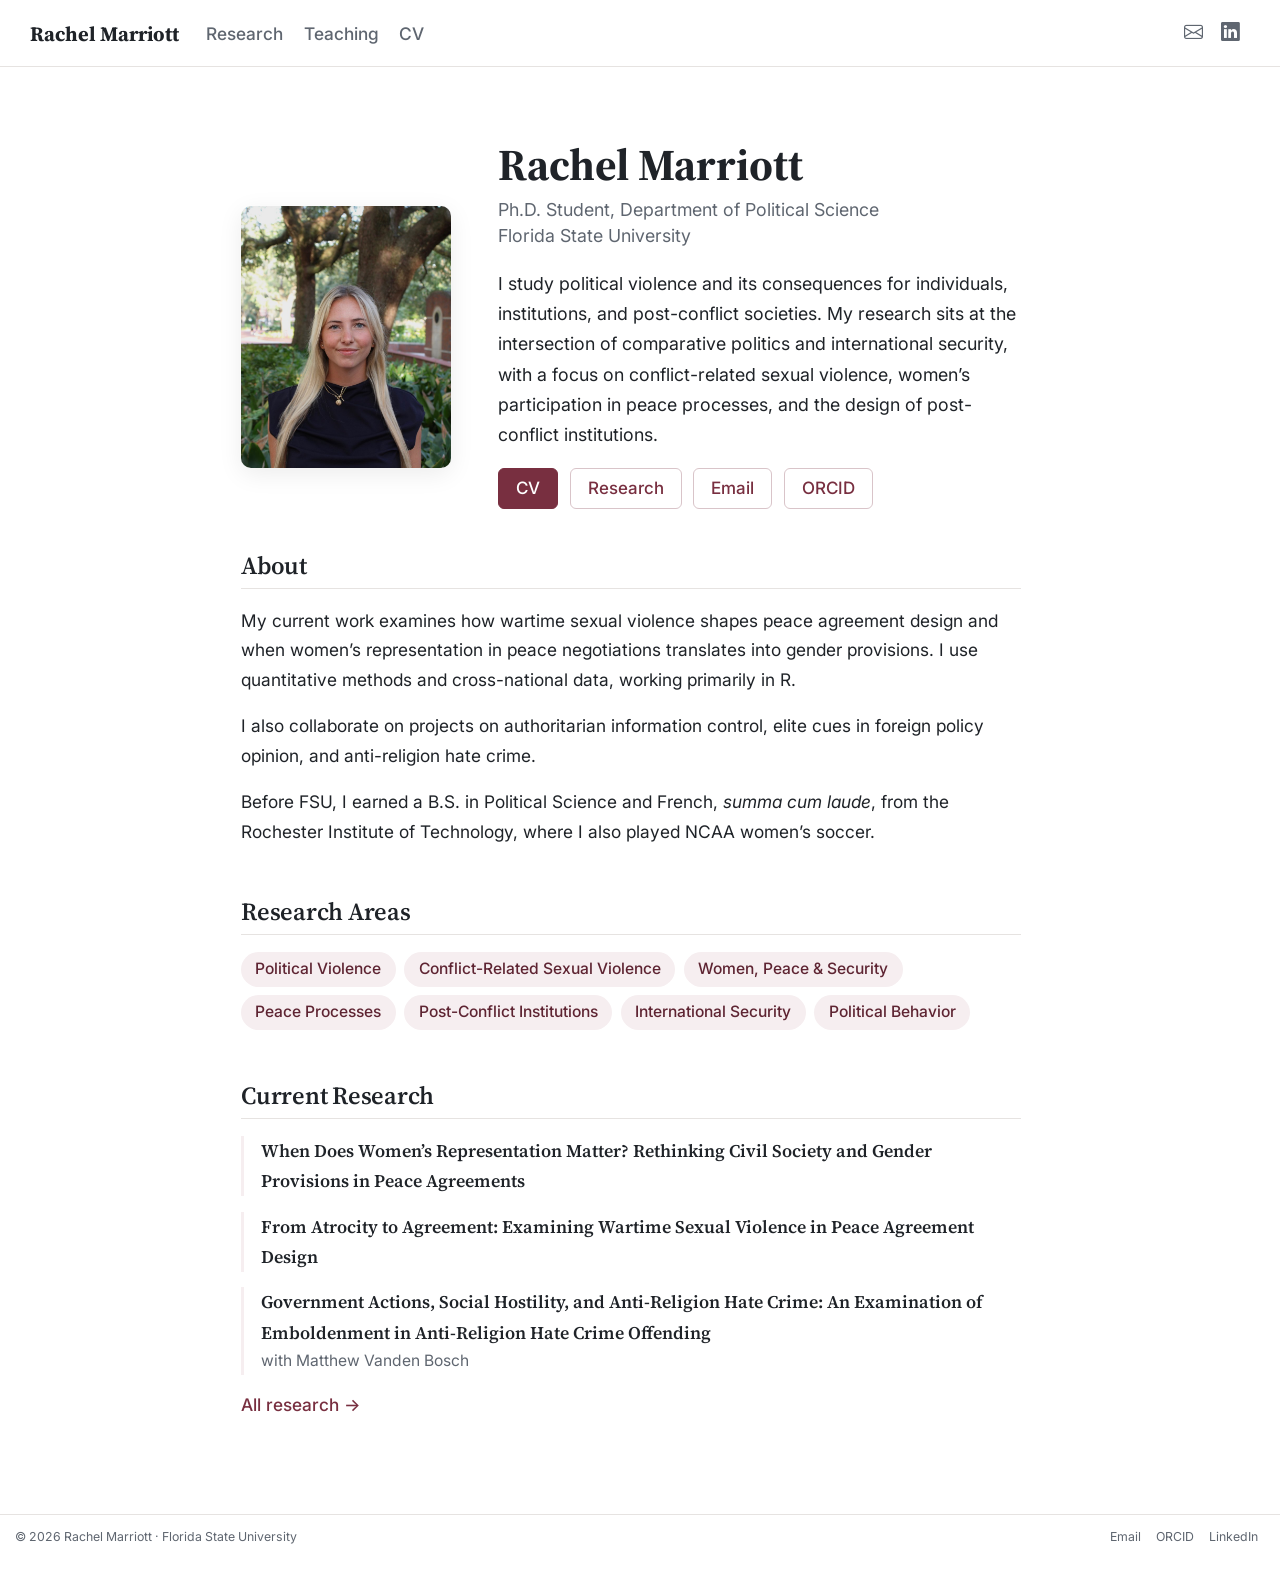
<file: docs/index.html>
<!DOCTYPE html>
<html xmlns="http://www.w3.org/1999/xhtml" lang="en" xml:lang="en"><head>

<meta charset="utf-8">
<meta name="generator" content="quarto-1.11.9">

<meta name="viewport" content="width=device-width, initial-scale=1.0, user-scalable=yes">


<title>Rachel Marriott · Political Science, Florida State University – Rachel Marriott</title>
<style>
/* Default styles provided by pandoc.
** See https://pandoc.org/MANUAL.html#variables-for-html for config info.
*/
span.smallcaps{font-variant: small-caps;}
div.columns{display: flex; gap: 1.5em;}
div.column{flex: auto;}
@media screen {
div.columns{gap: min(4vw, 1.5em);}
div.column{overflow-x: auto;}
}
div.hanging-indent{margin-left: 1.5em; text-indent: -1.5em;}
ul.task-list{list-style: none;}
ul.task-list li input[type="checkbox"] {
  width: 0.8em;
  margin: 0 0.8em 0.2em -1em; /* quarto-specific, see https://github.com/quarto-dev/quarto-cli/issues/4556 */ 
  vertical-align: middle;
}
</style>


<script src="site_libs/quarto-nav/quarto-nav.js"></script>
<script src="site_libs/quarto-nav/headroom.min.js"></script>
<link href="./favicon.svg" rel="icon" type="image/svg+xml">
<script src="site_libs/clipboard/clipboard.min.js"></script>
<script src="site_libs/quarto-html/quarto.js" type="module"></script>
<script src="site_libs/quarto-html/tabsets/tabsets.js" type="module"></script>
<script src="site_libs/quarto-html/scrollable-regions/scrollable-regions.js" type="module"></script>
<script src="site_libs/quarto-html/popper.min.js"></script>
<script src="site_libs/quarto-html/tippy.umd.min.js"></script>
<script src="site_libs/quarto-html/anchor.min.js"></script>
<link href="site_libs/quarto-html/tippy.css" rel="stylesheet">
<link href="site_libs/quarto-html/quarto-syntax-highlighting-63b5708e65d6cd79cd7618c58d0c21e7.css" rel="stylesheet" id="quarto-text-highlighting-styles">
<script src="site_libs/bootstrap/bootstrap.min.js"></script>
<link href="site_libs/bootstrap/bootstrap-icons.css" rel="stylesheet">
<link href="site_libs/bootstrap/bootstrap-f89d68873f5cbb4ab34755326dc556c0.min.css" rel="stylesheet" append-hash="true" id="quarto-bootstrap" data-mode="light">
<script id="quarto-search-options" type="application/json">{
  "language": {
    "search-no-results-text": "No results",
    "search-matching-documents-text": "matching documents",
    "search-copy-link-title": "Copy link to search",
    "search-hide-matches-text": "Hide additional matches",
    "search-more-match-text": "more match in this document",
    "search-more-matches-text": "more matches in this document",
    "search-clear-button-title": "Clear",
    "search-text-placeholder": "",
    "search-detached-cancel-button-title": "Cancel",
    "search-submit-button-title": "Submit",
    "search-label": "Search"
  }
}</script>
<style>html{ scroll-behavior: smooth; }</style>


<link rel="stylesheet" href="styles.css">
<meta property="og:title" content="Rachel Marriott · Political Science, Florida State University">
<meta property="og:description" content="Ph.D.&nbsp;student in Political Science at Florida State University studying political violence, conflict-related sexual violence, gender, and peace processes.">
<meta property="og:image" content="https://rachelmarriott.github.io/headshot.jpeg">
<meta property="og:site_name" content="Rachel Marriott">
<meta property="og:image:alt" content="Portrait of Rachel Marriott">
<meta property="og:image:height" content="1000">
<meta property="og:image:width" content="800">
</head>

<body class="nav-fixed fullcontent quarto-light"><a id="quarto-skip-link" class="visually-hidden-focusable" href="#quarto-document-content">Skip to main content</a>

<div id="quarto-search-results"></div>
  <header id="quarto-header" class="headroom fixed-top">
    <nav class="navbar navbar-expand-lg " data-bs-theme="dark" aria-label="Site">
      <div class="navbar-container container-fluid">
      <div class="navbar-brand-container mx-auto">
    <a class="navbar-brand" href="./index.html">
    <span class="navbar-title">Rachel Marriott</span>
    </a>
  </div>
          <button class="navbar-toggler" type="button" data-bs-toggle="collapse" data-bs-target="#navbarCollapse" aria-controls="navbarCollapse" aria-expanded="false" aria-label="Toggle navigation" onclick="if (window.quartoToggleHeadroom) { window.quartoToggleHeadroom(); }">
  <span class="navbar-toggler-icon"></span>
</button>
          <div class="collapse navbar-collapse" id="navbarCollapse">
            <ul class="navbar-nav navbar-nav-scroll me-auto">
  <li class="nav-item">
    <a class="nav-link" href="./research.html"> 
<span class="menu-text">Research</span></a>
  </li>  
  <li class="nav-item">
    <a class="nav-link" href="./teaching.html"> 
<span class="menu-text">Teaching</span></a>
  </li>  
  <li class="nav-item">
    <a class="nav-link" href="./cv.html"> 
<span class="menu-text">CV</span></a>
  </li>  
</ul>
            <ul class="navbar-nav navbar-nav-scroll ms-auto">
  <li class="nav-item compact">
    <a class="nav-link" href="mailto:rsmarriott@fsu.edu"> <i class="bi bi-envelope" role="img" aria-label="Email">
</i> 
<span class="menu-text"></span></a>
  </li>  
  <li class="nav-item compact">
    <a class="nav-link" href="https://www.linkedin.com/in/rachel-marriott"> <i class="bi bi-linkedin" role="img" aria-label="LinkedIn">
</i> 
<span class="menu-text"></span></a>
  </li>  
</ul>
          </div> <!-- /navcollapse -->
            <div class="quarto-navbar-tools">
</div>
      </div> <!-- /container-fluid -->
    </nav>
</header>
<!-- content -->
<div id="quarto-content" class="quarto-container page-columns page-rows-contents page-layout-article page-navbar">
<!-- sidebar -->
<!-- margin-sidebar -->
    
<!-- main -->
<main class="content" id="quarto-document-content" tabindex="-1"><header id="title-block-header" class="quarto-title-block"></header>




<div class="hero">
<div class="hero-image">
<p><img src="headshot.jpeg" class="img-fluid" alt="Portrait of Rachel Marriott"></p>
</div>
<div class="hero-text">
<p class="hero-name" role="heading" aria-level="1">
Rachel Marriott
</p>
<p><span class="hero-role">Ph.D.&nbsp;Student, Department of Political Science<br>Florida State University</span></p>
<p>I study political violence and its consequences for individuals, institutions, and post-conflict societies. My research sits at the intersection of comparative politics and international security, with a focus on conflict-related sexual violence, women’s participation in peace processes, and the design of post-conflict institutions.</p>
<p><a href="./cv.html" class="btn btn-primary">CV</a> <a href="./research.html" class="btn btn-outline-primary">Research</a> <a href="mailto:rsmarriott@fsu.edu" class="btn btn-outline-primary">Email</a> <a href="https://orcid.org/0009-0001-6405-3123" class="btn btn-outline-primary">ORCID</a></p>
</div>
</div>
<section id="about" class="level2">
<h2 class="anchored" data-anchor-id="about">About</h2>
<p>My current work examines how wartime sexual violence shapes peace agreement design and when women’s representation in peace negotiations translates into gender provisions. I use quantitative methods and cross-national data, working primarily in R.</p>
<p>I also collaborate on projects on authoritarian information control, elite cues in foreign policy opinion, and anti-religion hate crime.</p>
<p>Before FSU, I earned a B.S. in Political Science and French, <em>summa cum laude</em>, from the Rochester Institute of Technology, where I also played NCAA women’s soccer.</p>
</section>
<section id="research-areas" class="level2">
<h2 class="anchored" data-anchor-id="research-areas">Research Areas</h2>
<div class="chips">
<p><span class="chip">Political Violence</span> <span class="chip">Conflict-Related Sexual Violence</span> <span class="chip">Women, Peace &amp; Security</span> <span class="chip">Peace Processes</span> <span class="chip">Post-Conflict Institutions</span> <span class="chip">International Security</span> <span class="chip">Political Behavior</span></p>
</div>
</section>
<section id="current-research" class="level2">
<h2 class="anchored" data-anchor-id="current-research">Current Research</h2>
<div class="mini-list">
<p><a href="./research.html#representation">When Does Women’s Representation Matter? Rethinking Civil Society and Gender Provisions in Peace Agreements</a></p>
<p><a href="./research.html#atrocity">From Atrocity to Agreement: Examining Wartime Sexual Violence in Peace Agreement Design</a></p>
<p><a href="./research.html#hatecrime">Government Actions, Social Hostility, and Anti-Religion Hate Crime: An Examination of Emboldenment in Anti-Religion Hate Crime Offending</a> <span class="mini-meta">with Matthew Vanden Bosch</span></p>
</div>
<p><a href="./research.html" class="more-link">All research →</a></p>


</section>

</main> <!-- /main -->
<script id="quarto-html-after-body" type="application/javascript">
  window.document.addEventListener("DOMContentLoaded", function (event) {
    const icon = "";
    const anchorJS = new window.AnchorJS();
    anchorJS.options = {
      placement: 'right',
      icon: icon
    };
    anchorJS.add('.anchored');
    const isCodeAnnotation = (el) => {
      for (const clz of el.classList) {
        if (clz.startsWith('code-annotation-')) {                     
          return true;
        }
      }
      return false;
    }
    const onCopySuccess = function(e) {
      // button target
      const button = e.trigger;
      // don't keep focus
      button.blur();
      // flash "checked"
      button.classList.add('code-copy-button-checked');
      var currentTitle = button.getAttribute("title");
      button.setAttribute("title", "Copied!");
      let tooltip;
      if (window.bootstrap) {
        button.setAttribute("data-bs-toggle", "tooltip");
        button.setAttribute("data-bs-placement", "left");
        button.setAttribute("data-bs-title", "Copied!");
        tooltip = new bootstrap.Tooltip(button, 
          { trigger: "manual", 
            customClass: "code-copy-button-tooltip",
            offset: [0, -8]});
        tooltip.show();    
      }
      setTimeout(function() {
        if (tooltip) {
          tooltip.hide();
          button.removeAttribute("data-bs-title");
          button.removeAttribute("data-bs-toggle");
          button.removeAttribute("data-bs-placement");
        }
        button.setAttribute("title", currentTitle);
        button.classList.remove('code-copy-button-checked');
      }, 1000);
      // clear code selection
      e.clearSelection();
    }
    const getTextToCopy = function(trigger) {
      const outerScaffold = trigger.parentElement.cloneNode(true);
      const codeEl = outerScaffold.querySelector('code');
      for (const childEl of codeEl.children) {
        if (isCodeAnnotation(childEl)) {
          childEl.remove();
        }
      }
      return codeEl.innerText;
    }
    const clipboard = new window.ClipboardJS('.code-copy-button:not([data-in-quarto-modal])', {
      text: getTextToCopy
    });
    clipboard.on('success', onCopySuccess);
    if (window.document.getElementById('quarto-embedded-source-code-modal')) {
      const clipboardModal = new window.ClipboardJS('.code-copy-button[data-in-quarto-modal]', {
        text: getTextToCopy,
        container: window.document.getElementById('quarto-embedded-source-code-modal')
      });
      clipboardModal.on('success', onCopySuccess);
    }
      var localhostRegex = new RegExp(/^(?:http|https):\/\/localhost\:?[0-9]*\//);
      var mailtoRegex = new RegExp(/^mailto:/);
        var filterRegex = new RegExp("https:\/\/rachelmarriott\.github\.io");
      var isInternal = (href) => {
          return filterRegex.test(href) || localhostRegex.test(href) || mailtoRegex.test(href);
      }
      // Inspect non-navigation links and adorn them if external
      window.quartoDecorateExternalLinks = function (root) {
     var links = (root || window.document).querySelectorAll('a[href]:not(.nav-link):not(.navbar-brand):not(.toc-action):not(.sidebar-link):not(.sidebar-item-toggle):not(.pagination-link):not(.no-external):not([aria-hidden]):not(.dropdown-item):not(.quarto-navigation-tool):not(.about-link)');
      for (var i=0; i<links.length; i++) {
        const link = links[i];
        if (!isInternal(link.href)) {
          // undo the damage that might have been done by quarto-nav.js in the case of
          // links that we want to consider external
          if (link.dataset.originalHref !== undefined) {
            link.href = link.dataset.originalHref;
          }
          if (!link.classList.contains('no-external-icon')) {
          }
        }
      }
      };
      window.quartoDecorateExternalLinks(window.document);
    // Esc closes the popup (WCAG 1.4.13) and focus leaving both trigger and
    // popup closes it (WCAG 2.4.11); tippy handles neither for interactive popups.
    const hideOnEscAndFocusOut = {
      name: 'hideOnEscAndFocusOut',
      defaultValue: true,
      fn(instance) {
        const dismiss = () => {
          // A show scheduled by the trigger delay would otherwise reopen it
          instance.clearDelayTimeouts();
          instance.hide();
        };
        const onKeyDown = (event) => {
          if (event.key !== 'Escape') {
            return;
          }
          // Keep Esc from also reaching page handlers (e.g. reveal.js overview),
          // except an open reveal.js slide menu, which Esc should close too.
          // The menu handles keys only when its keyboard option is on.
          const menuHandlesEsc = window.Reveal?.getPlugin?.('menu')?.isOpen() &&
            window.Reveal.getConfig().menu?.keyboard !== false;
          if (!menuHandlesEsc) {
            event.stopPropagation();
          }
          if (instance.popper.contains(window.document.activeElement)) {
            // Disabled while refocusing so the focus trigger does not reopen it
            instance.disable();
            instance.reference.focus();
            instance.enable();
          }
          dismiss();
        };
        const onFocusOut = (event) => {
          const target = event.relatedTarget;
          if (target && !instance.reference.contains(target) &&
              !instance.popper.contains(target)) {
            dismiss();
          }
        };
        // On the trigger too: a click trigger (code-annotations: select) has no
        // blur handling. Attached for the instance's lifetime so leaving the
        // trigger also cancels a show still pending on the trigger delay.
        instance.reference.addEventListener('focusout', onFocusOut);
        return {
          onShow() {
            window.document.addEventListener('keydown', onKeyDown, true);
            instance.popper.addEventListener('focusout', onFocusOut);
          },
          onHide() {
            window.document.removeEventListener('keydown', onKeyDown, true);
            instance.popper.removeEventListener('focusout', onFocusOut);
          },
          onDestroy() {
            instance.reference.removeEventListener('focusout', onFocusOut);
          },
        };
      },
    };
    function tippyHover(el, contentFn, onTriggerFn, onUntriggerFn) {
      const config = {
        allowHTML: true,
        maxWidth: 500,
        delay: 100,
        arrow: false,
        appendTo: function(el) {
            return el.parentElement;
        },
        interactive: true,
        interactiveBorder: 10,
        theme: 'quarto',
        placement: 'bottom-start',
        plugins: [hideOnEscAndFocusOut],
      };
      if (contentFn) {
        config.content = contentFn;
      }
      if (onTriggerFn) {
        config.onTrigger = onTriggerFn;
      }
      if (onUntriggerFn) {
        config.onUntrigger = onUntriggerFn;
      }
      window.tippy(el, config); 
    }
    const noterefs = window.document.querySelectorAll('a[role="doc-noteref"]');
    for (var i=0; i<noterefs.length; i++) {
      const ref = noterefs[i];
      tippyHover(ref, function() {
        // use id or data attribute instead here
        let href = ref.getAttribute('data-footnote-href') || ref.getAttribute('href');
        try { href = new URL(href).hash; } catch {}
        const id = href.replace(/^#\/?/, "");
        const note = window.document.getElementById(id);
        if (note) {
          return note.innerHTML;
        } else {
          return "";
        }
      });
    }
    const xrefs = window.document.querySelectorAll('a.quarto-xref');
    const processXRef = (id, note) => {
      // Strip column container classes
      const stripColumnClz = (el) => {
        el.classList.remove("page-full", "page-columns");
        if (el.children) {
          for (const child of el.children) {
            stripColumnClz(child);
          }
        }
      }
      stripColumnClz(note)
      if (id === null || id.startsWith('sec-')) {
        // Special case sections, only their first couple elements
        const container = document.createElement("div");
        if (note.children && note.children.length > 2) {
          container.appendChild(note.children[0].cloneNode(true));
          for (let i = 1; i < note.children.length; i++) {
            const child = note.children[i];
            if (child.tagName === "P" && child.innerText === "") {
              continue;
            } else {
              container.appendChild(child.cloneNode(true));
              break;
            }
          }
          if (window.Quarto?.typesetMath) {
            window.Quarto.typesetMath(container);
          }
          return container.innerHTML
        } else {
          if (window.Quarto?.typesetMath) {
            window.Quarto.typesetMath(note);
          }
          return note.innerHTML;
        }
      } else {
        // Remove any anchor links if they are present
        const anchorLink = note.querySelector('a.anchorjs-link');
        if (anchorLink) {
          anchorLink.remove();
        }
        if (window.Quarto?.typesetMath) {
          window.Quarto.typesetMath(note);
        }
        if (note.classList.contains("callout")) {
          return note.outerHTML;
        } else {
          return note.innerHTML;
        }
      }
    }
    for (var i=0; i<xrefs.length; i++) {
      const xref = xrefs[i];
      tippyHover(xref, undefined, function(instance) {
        instance.disable();
        let url = xref.getAttribute('href');
        let hash = undefined; 
        if (url.startsWith('#')) {
          hash = url;
        } else {
          try { hash = new URL(url).hash; } catch {}
        }
        if (hash) {
          const id = hash.replace(/^#\/?/, "");
          const note = window.document.getElementById(id);
          if (note !== null) {
            try {
              const html = processXRef(id, note.cloneNode(true));
              instance.setContent(html);
            } finally {
              instance.enable();
              instance.show();
            }
          } else {
            // See if we can fetch this
            fetch(url.split('#')[0])
            .then(res => res.text())
            .then(html => {
              const parser = new DOMParser();
              const htmlDoc = parser.parseFromString(html, "text/html");
              const note = htmlDoc.getElementById(id);
              if (note !== null) {
                const html = processXRef(id, note);
                instance.setContent(html);
              } 
            }).finally(() => {
              instance.enable();
              instance.show();
            });
          }
        } else {
          // See if we can fetch a full url (with no hash to target)
          // This is a special case and we should probably do some content thinning / targeting
          fetch(url)
          .then(res => res.text())
          .then(html => {
            const parser = new DOMParser();
            const htmlDoc = parser.parseFromString(html, "text/html");
            const note = htmlDoc.querySelector('main.content');
            if (note !== null) {
              // This should only happen for chapter cross references
              // (since there is no id in the URL)
              // remove the first header
              if (note.children.length > 0 && note.children[0].tagName === "HEADER") {
                note.children[0].remove();
              }
              const html = processXRef(null, note);
              instance.setContent(html);
            } 
          }).finally(() => {
            instance.enable();
            instance.show();
          });
        }
      }, function(instance) {
      });
    }
        let selectedAnnoteEl;
        const selectorForAnnotation = ( cell, annotation) => {
          let cellAttr = 'data-code-cell="' + cell + '"';
          let lineAttr = 'data-code-annotation="' +  annotation + '"';
          const selector = 'span[' + cellAttr + '][' + lineAttr + ']';
          return selector;
        }
        const selectCodeLines = (annoteEl) => {
          const doc = window.document;
          const targetCell = annoteEl.getAttribute("data-target-cell");
          const targetAnnotation = annoteEl.getAttribute("data-target-annotation");
          const annoteSpan = window.document.querySelector(selectorForAnnotation(targetCell, targetAnnotation));
          const lines = annoteSpan.getAttribute("data-code-lines").split(",");
          const lineIds = lines.map((line) => {
            return targetCell + "-" + line;
          })
          // Each band is positioned against its own containing block, which is
          // not the offsetParent of the lines, so place it from client rects.
          const placeBand = (band, firstEl, lastEl, codeBlock) => {
            const container = band.offsetParent;
            if (container === null) {
              return;
            }
            const containerRect = container.getBoundingClientRect();
            // Reveal.js scales slides with a transform, so convert client
            // pixels back to the CSS pixels of the container.
            const scale = containerRect.height / container.offsetHeight || 1;
            const firstRect = firstEl.getBoundingClientRect();
            const lastRect = lastEl.getBoundingClientRect();
            const top = (firstRect.top - containerRect.top) / scale - container.clientTop + container.scrollTop;
            const height = (lastRect.bottom - firstRect.top) / scale;
            band.style.top = top - 2 + "px";
            band.style.height = height + 4 + "px";
            if (codeBlock) {
              // Without the copy button wrapper, the containing block is wider
              // than the code block, so span the code block explicitly.
              const blockRect = codeBlock.getBoundingClientRect();
              band.style.left = (blockRect.left - containerRect.left) / scale - container.clientLeft + container.scrollLeft + "px";
              band.style.width = blockRect.width / scale + "px";
            }
          };
          if (lineIds.length > 0) {
            const el = window.document.getElementById(lineIds[0]);
            const lastEl = window.document.getElementById(lineIds[lineIds.length - 1]);
            const parent = el.parentElement.parentElement;
            // cook up a div (if necessary) and position it
            let div = window.document.getElementById("code-annotation-line-highlight");
            if (div === null) {
              div = window.document.createElement("div");
              div.setAttribute("id", "code-annotation-line-highlight");
              div.style.position = 'absolute';
              parent.appendChild(div);
            }
            placeBand(div, el, lastEl, parent.closest("div.sourceCode") || parent);
            let gutterDiv = window.document.getElementById("code-annotation-line-highlight-gutter");
            if (gutterDiv === null) {
              gutterDiv = window.document.createElement("div");
              gutterDiv.setAttribute("id", "code-annotation-line-highlight-gutter");
              gutterDiv.style.position = 'absolute';
              const codeCell = window.document.getElementById(targetCell);
              const gutter = codeCell.querySelector('.code-annotation-gutter');
              gutter.appendChild(gutterDiv);
            }
            placeBand(gutterDiv, el, lastEl);
            selectedAnnoteEl = annoteEl;
          }
        };
        const unselectCodeLines = () => {
          const elementsIds = ["code-annotation-line-highlight", "code-annotation-line-highlight-gutter"];
          elementsIds.forEach((elId) => {
            const div = window.document.getElementById(elId);
            if (div) {
              div.remove();
            }
          });
          selectedAnnoteEl = undefined;
        };
          // Handle positioning of the toggle
      window.addEventListener(
        "resize",
        throttle(() => {
          elRect = undefined;
          if (selectedAnnoteEl) {
            selectCodeLines(selectedAnnoteEl);
          }
        }, 10)
      );
      function throttle(fn, ms) {
      let throttle = false;
      let timer;
        return (...args) => {
          if(!throttle) { // first call gets through
              fn.apply(this, args);
              throttle = true;
          } else { // all the others get throttled
              if(timer) clearTimeout(timer); // cancel #2
              timer = setTimeout(() => {
                fn.apply(this, args);
                timer = throttle = false;
              }, ms);
          }
        };
      }
        // Attach click handler to the DT
        const annoteDls = window.document.querySelectorAll('dt[data-target-cell]');
        for (const annoteDlNode of annoteDls) {
          annoteDlNode.addEventListener('click', (event) => {
            const clickedEl = event.target;
            if (clickedEl !== selectedAnnoteEl) {
              unselectCodeLines();
              const activeEl = window.document.querySelector('dt[data-target-cell].code-annotation-active');
              if (activeEl) {
                activeEl.classList.remove('code-annotation-active');
              }
              selectCodeLines(clickedEl);
              clickedEl.classList.add('code-annotation-active');
            } else {
              // Unselect the line
              unselectCodeLines();
              clickedEl.classList.remove('code-annotation-active');
            }
          });
        }
    const findCites = (el) => {
      const parentEl = el.parentElement;
      if (parentEl) {
        const cites = parentEl.dataset.cites;
        if (cites) {
          return {
            el,
            cites: cites.split(' ')
          };
        } else {
          return findCites(el.parentElement)
        }
      } else {
        return undefined;
      }
    };
    var bibliorefs = window.document.querySelectorAll('a[role="doc-biblioref"]');
    for (var i=0; i<bibliorefs.length; i++) {
      const ref = bibliorefs[i];
      const citeInfo = findCites(ref);
      if (citeInfo) {
        tippyHover(citeInfo.el, function() {
          var popup = window.document.createElement('div');
          citeInfo.cites.forEach(function(cite) {
            var citeDiv = window.document.createElement('div');
            citeDiv.classList.add('hanging-indent');
            citeDiv.classList.add('csl-entry');
            var biblioDiv = window.document.getElementById('ref-' + cite);
            if (biblioDiv) {
              citeDiv.innerHTML = biblioDiv.innerHTML;
            }
            popup.appendChild(citeDiv);
          });
          return popup.innerHTML;
        });
      }
    }
  });
  </script>
  <script type="application/javascript">
  window.quartoScrollableRegionsLabels = {"code":"Scrollable code","output":"Scrollable output"};
  </script>
</div> <!-- /content -->
<footer class="footer">
  <div class="nav-footer">
    <div class="nav-footer-left">
<p>© 2026 Rachel Marriott · Florida State University</p>
</div>   
    <div class="nav-footer-center">
      &nbsp;
    </div>
    <div class="nav-footer-right">
      <ul class="footer-items list-unstyled">
    <li class="nav-item">
    <a class="nav-link" href="mailto:rsmarriott@fsu.edu">
<p>Email</p>
</a>
  </li>  
    <li class="nav-item">
    <a class="nav-link" href="https://orcid.org/0009-0001-6405-3123">
<p>ORCID</p>
</a>
  </li>  
    <li class="nav-item">
    <a class="nav-link" href="https://www.linkedin.com/in/rachel-marriott">
<p>LinkedIn</p>
</a>
  </li>  
</ul>
    </div>
  </div>
</footer>




<script src="site_libs/quarto-html/zenscroll-min.js"></script>
</body></html>
</file>
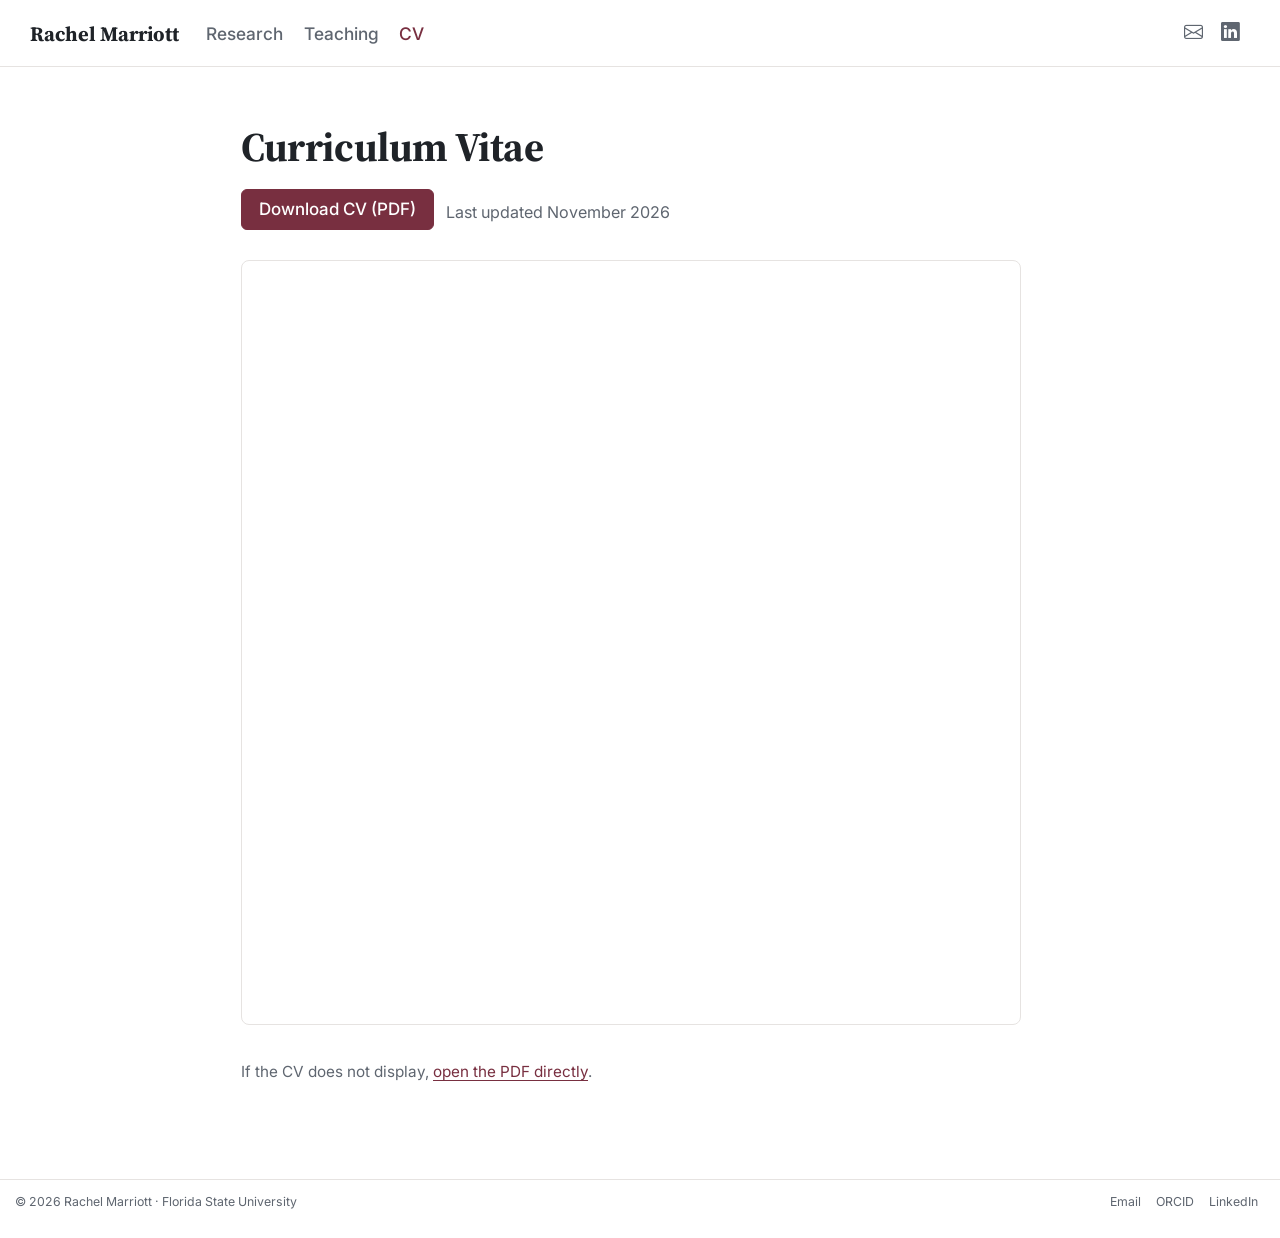
<file: docs/cv.html>
<!DOCTYPE html>
<html xmlns="http://www.w3.org/1999/xhtml" lang="en" xml:lang="en"><head>

<meta charset="utf-8">
<meta name="generator" content="quarto-1.11.9">

<meta name="viewport" content="width=device-width, initial-scale=1.0, user-scalable=yes">


<title>Curriculum Vitae – Rachel Marriott</title>
<style>
/* Default styles provided by pandoc.
** See https://pandoc.org/MANUAL.html#variables-for-html for config info.
*/
span.smallcaps{font-variant: small-caps;}
div.columns{display: flex; gap: 1.5em;}
div.column{flex: auto;}
@media screen {
div.columns{gap: min(4vw, 1.5em);}
div.column{overflow-x: auto;}
}
div.hanging-indent{margin-left: 1.5em; text-indent: -1.5em;}
ul.task-list{list-style: none;}
ul.task-list li input[type="checkbox"] {
  width: 0.8em;
  margin: 0 0.8em 0.2em -1em; /* quarto-specific, see https://github.com/quarto-dev/quarto-cli/issues/4556 */ 
  vertical-align: middle;
}
</style>


<script src="site_libs/quarto-nav/quarto-nav.js"></script>
<script src="site_libs/quarto-nav/headroom.min.js"></script>
<link href="./favicon.svg" rel="icon" type="image/svg+xml">
<script src="site_libs/clipboard/clipboard.min.js"></script>
<script src="site_libs/quarto-html/quarto.js" type="module"></script>
<script src="site_libs/quarto-html/tabsets/tabsets.js" type="module"></script>
<script src="site_libs/quarto-html/scrollable-regions/scrollable-regions.js" type="module"></script>
<script src="site_libs/quarto-html/popper.min.js"></script>
<script src="site_libs/quarto-html/tippy.umd.min.js"></script>
<script src="site_libs/quarto-html/anchor.min.js"></script>
<link href="site_libs/quarto-html/tippy.css" rel="stylesheet">
<link href="site_libs/quarto-html/quarto-syntax-highlighting-63b5708e65d6cd79cd7618c58d0c21e7.css" rel="stylesheet" id="quarto-text-highlighting-styles">
<script src="site_libs/bootstrap/bootstrap.min.js"></script>
<link href="site_libs/bootstrap/bootstrap-icons.css" rel="stylesheet">
<link href="site_libs/bootstrap/bootstrap-f89d68873f5cbb4ab34755326dc556c0.min.css" rel="stylesheet" append-hash="true" id="quarto-bootstrap" data-mode="light">
<script id="quarto-search-options" type="application/json">{
  "language": {
    "search-no-results-text": "No results",
    "search-matching-documents-text": "matching documents",
    "search-copy-link-title": "Copy link to search",
    "search-hide-matches-text": "Hide additional matches",
    "search-more-match-text": "more match in this document",
    "search-more-matches-text": "more matches in this document",
    "search-clear-button-title": "Clear",
    "search-text-placeholder": "",
    "search-detached-cancel-button-title": "Cancel",
    "search-submit-button-title": "Submit",
    "search-label": "Search"
  }
}</script>
<style>html{ scroll-behavior: smooth; }</style>


<link rel="stylesheet" href="styles.css">
<meta property="og:title" content="Curriculum Vitae – Rachel Marriott">
<meta property="og:image" content="https://rachelmarriott.github.io/headshot.jpeg">
<meta property="og:site_name" content="Rachel Marriott">
<meta property="og:image:height" content="1000">
<meta property="og:image:width" content="800">
</head>

<body class="nav-fixed fullcontent quarto-light"><a id="quarto-skip-link" class="visually-hidden-focusable" href="#quarto-document-content">Skip to main content</a>

<div id="quarto-search-results"></div>
  <header id="quarto-header" class="headroom fixed-top">
    <nav class="navbar navbar-expand-lg " data-bs-theme="dark" aria-label="Site">
      <div class="navbar-container container-fluid">
      <div class="navbar-brand-container mx-auto">
    <a class="navbar-brand" href="./index.html">
    <span class="navbar-title">Rachel Marriott</span>
    </a>
  </div>
          <button class="navbar-toggler" type="button" data-bs-toggle="collapse" data-bs-target="#navbarCollapse" aria-controls="navbarCollapse" aria-expanded="false" aria-label="Toggle navigation" onclick="if (window.quartoToggleHeadroom) { window.quartoToggleHeadroom(); }">
  <span class="navbar-toggler-icon"></span>
</button>
          <div class="collapse navbar-collapse" id="navbarCollapse">
            <ul class="navbar-nav navbar-nav-scroll me-auto">
  <li class="nav-item">
    <a class="nav-link" href="./research.html"> 
<span class="menu-text">Research</span></a>
  </li>  
  <li class="nav-item">
    <a class="nav-link" href="./teaching.html"> 
<span class="menu-text">Teaching</span></a>
  </li>  
  <li class="nav-item">
    <a class="nav-link active" href="./cv.html" aria-current="page"> 
<span class="menu-text">CV</span></a>
  </li>  
</ul>
            <ul class="navbar-nav navbar-nav-scroll ms-auto">
  <li class="nav-item compact">
    <a class="nav-link" href="mailto:rsmarriott@fsu.edu"> <i class="bi bi-envelope" role="img" aria-label="Email">
</i> 
<span class="menu-text"></span></a>
  </li>  
  <li class="nav-item compact">
    <a class="nav-link" href="https://www.linkedin.com/in/rachel-marriott"> <i class="bi bi-linkedin" role="img" aria-label="LinkedIn">
</i> 
<span class="menu-text"></span></a>
  </li>  
</ul>
          </div> <!-- /navcollapse -->
            <div class="quarto-navbar-tools">
</div>
      </div> <!-- /container-fluid -->
    </nav>
</header>
<!-- content -->
<div id="quarto-content" class="quarto-container page-columns page-rows-contents page-layout-article page-navbar">
<!-- sidebar -->
<!-- margin-sidebar -->
    
<!-- main -->
<main class="content" id="quarto-document-content" tabindex="-1">

<header id="title-block-header" class="quarto-title-block default">
<div class="quarto-title">
<h1 class="title">Curriculum Vitae</h1>
</div>



<div class="quarto-title-meta">

    
  
    
  </div>
  


</header>


<div class="cv-page">
<div class="cv-header">
<p><a href="cv.pdf" class="btn btn-primary">Download CV (PDF)</a> <span class="cv-updated">Last updated November 2026</span></p>
</div>
<div class="cv-embed">
<iframe src="cv.pdf#view=FitH" title="Rachel Marriott CV" loading="lazy">
</iframe>
</div>
<p class="cv-fallback">
If the CV does not display, <a href="cv.pdf">open the PDF directly</a>.
</p>
</div>



</main> <!-- /main -->
<script id="quarto-html-after-body" type="application/javascript">
  window.document.addEventListener("DOMContentLoaded", function (event) {
    const icon = "";
    const anchorJS = new window.AnchorJS();
    anchorJS.options = {
      placement: 'right',
      icon: icon
    };
    anchorJS.add('.anchored');
    const isCodeAnnotation = (el) => {
      for (const clz of el.classList) {
        if (clz.startsWith('code-annotation-')) {                     
          return true;
        }
      }
      return false;
    }
    const onCopySuccess = function(e) {
      // button target
      const button = e.trigger;
      // don't keep focus
      button.blur();
      // flash "checked"
      button.classList.add('code-copy-button-checked');
      var currentTitle = button.getAttribute("title");
      button.setAttribute("title", "Copied!");
      let tooltip;
      if (window.bootstrap) {
        button.setAttribute("data-bs-toggle", "tooltip");
        button.setAttribute("data-bs-placement", "left");
        button.setAttribute("data-bs-title", "Copied!");
        tooltip = new bootstrap.Tooltip(button, 
          { trigger: "manual", 
            customClass: "code-copy-button-tooltip",
            offset: [0, -8]});
        tooltip.show();    
      }
      setTimeout(function() {
        if (tooltip) {
          tooltip.hide();
          button.removeAttribute("data-bs-title");
          button.removeAttribute("data-bs-toggle");
          button.removeAttribute("data-bs-placement");
        }
        button.setAttribute("title", currentTitle);
        button.classList.remove('code-copy-button-checked');
      }, 1000);
      // clear code selection
      e.clearSelection();
    }
    const getTextToCopy = function(trigger) {
      const outerScaffold = trigger.parentElement.cloneNode(true);
      const codeEl = outerScaffold.querySelector('code');
      for (const childEl of codeEl.children) {
        if (isCodeAnnotation(childEl)) {
          childEl.remove();
        }
      }
      return codeEl.innerText;
    }
    const clipboard = new window.ClipboardJS('.code-copy-button:not([data-in-quarto-modal])', {
      text: getTextToCopy
    });
    clipboard.on('success', onCopySuccess);
    if (window.document.getElementById('quarto-embedded-source-code-modal')) {
      const clipboardModal = new window.ClipboardJS('.code-copy-button[data-in-quarto-modal]', {
        text: getTextToCopy,
        container: window.document.getElementById('quarto-embedded-source-code-modal')
      });
      clipboardModal.on('success', onCopySuccess);
    }
      var localhostRegex = new RegExp(/^(?:http|https):\/\/localhost\:?[0-9]*\//);
      var mailtoRegex = new RegExp(/^mailto:/);
        var filterRegex = new RegExp("https:\/\/rachelmarriott\.github\.io");
      var isInternal = (href) => {
          return filterRegex.test(href) || localhostRegex.test(href) || mailtoRegex.test(href);
      }
      // Inspect non-navigation links and adorn them if external
      window.quartoDecorateExternalLinks = function (root) {
     var links = (root || window.document).querySelectorAll('a[href]:not(.nav-link):not(.navbar-brand):not(.toc-action):not(.sidebar-link):not(.sidebar-item-toggle):not(.pagination-link):not(.no-external):not([aria-hidden]):not(.dropdown-item):not(.quarto-navigation-tool):not(.about-link)');
      for (var i=0; i<links.length; i++) {
        const link = links[i];
        if (!isInternal(link.href)) {
          // undo the damage that might have been done by quarto-nav.js in the case of
          // links that we want to consider external
          if (link.dataset.originalHref !== undefined) {
            link.href = link.dataset.originalHref;
          }
          if (!link.classList.contains('no-external-icon')) {
          }
        }
      }
      };
      window.quartoDecorateExternalLinks(window.document);
    // Esc closes the popup (WCAG 1.4.13) and focus leaving both trigger and
    // popup closes it (WCAG 2.4.11); tippy handles neither for interactive popups.
    const hideOnEscAndFocusOut = {
      name: 'hideOnEscAndFocusOut',
      defaultValue: true,
      fn(instance) {
        const dismiss = () => {
          // A show scheduled by the trigger delay would otherwise reopen it
          instance.clearDelayTimeouts();
          instance.hide();
        };
        const onKeyDown = (event) => {
          if (event.key !== 'Escape') {
            return;
          }
          // Keep Esc from also reaching page handlers (e.g. reveal.js overview),
          // except an open reveal.js slide menu, which Esc should close too.
          // The menu handles keys only when its keyboard option is on.
          const menuHandlesEsc = window.Reveal?.getPlugin?.('menu')?.isOpen() &&
            window.Reveal.getConfig().menu?.keyboard !== false;
          if (!menuHandlesEsc) {
            event.stopPropagation();
          }
          if (instance.popper.contains(window.document.activeElement)) {
            // Disabled while refocusing so the focus trigger does not reopen it
            instance.disable();
            instance.reference.focus();
            instance.enable();
          }
          dismiss();
        };
        const onFocusOut = (event) => {
          const target = event.relatedTarget;
          if (target && !instance.reference.contains(target) &&
              !instance.popper.contains(target)) {
            dismiss();
          }
        };
        // On the trigger too: a click trigger (code-annotations: select) has no
        // blur handling. Attached for the instance's lifetime so leaving the
        // trigger also cancels a show still pending on the trigger delay.
        instance.reference.addEventListener('focusout', onFocusOut);
        return {
          onShow() {
            window.document.addEventListener('keydown', onKeyDown, true);
            instance.popper.addEventListener('focusout', onFocusOut);
          },
          onHide() {
            window.document.removeEventListener('keydown', onKeyDown, true);
            instance.popper.removeEventListener('focusout', onFocusOut);
          },
          onDestroy() {
            instance.reference.removeEventListener('focusout', onFocusOut);
          },
        };
      },
    };
    function tippyHover(el, contentFn, onTriggerFn, onUntriggerFn) {
      const config = {
        allowHTML: true,
        maxWidth: 500,
        delay: 100,
        arrow: false,
        appendTo: function(el) {
            return el.parentElement;
        },
        interactive: true,
        interactiveBorder: 10,
        theme: 'quarto',
        placement: 'bottom-start',
        plugins: [hideOnEscAndFocusOut],
      };
      if (contentFn) {
        config.content = contentFn;
      }
      if (onTriggerFn) {
        config.onTrigger = onTriggerFn;
      }
      if (onUntriggerFn) {
        config.onUntrigger = onUntriggerFn;
      }
      window.tippy(el, config); 
    }
    const noterefs = window.document.querySelectorAll('a[role="doc-noteref"]');
    for (var i=0; i<noterefs.length; i++) {
      const ref = noterefs[i];
      tippyHover(ref, function() {
        // use id or data attribute instead here
        let href = ref.getAttribute('data-footnote-href') || ref.getAttribute('href');
        try { href = new URL(href).hash; } catch {}
        const id = href.replace(/^#\/?/, "");
        const note = window.document.getElementById(id);
        if (note) {
          return note.innerHTML;
        } else {
          return "";
        }
      });
    }
    const xrefs = window.document.querySelectorAll('a.quarto-xref');
    const processXRef = (id, note) => {
      // Strip column container classes
      const stripColumnClz = (el) => {
        el.classList.remove("page-full", "page-columns");
        if (el.children) {
          for (const child of el.children) {
            stripColumnClz(child);
          }
        }
      }
      stripColumnClz(note)
      if (id === null || id.startsWith('sec-')) {
        // Special case sections, only their first couple elements
        const container = document.createElement("div");
        if (note.children && note.children.length > 2) {
          container.appendChild(note.children[0].cloneNode(true));
          for (let i = 1; i < note.children.length; i++) {
            const child = note.children[i];
            if (child.tagName === "P" && child.innerText === "") {
              continue;
            } else {
              container.appendChild(child.cloneNode(true));
              break;
            }
          }
          if (window.Quarto?.typesetMath) {
            window.Quarto.typesetMath(container);
          }
          return container.innerHTML
        } else {
          if (window.Quarto?.typesetMath) {
            window.Quarto.typesetMath(note);
          }
          return note.innerHTML;
        }
      } else {
        // Remove any anchor links if they are present
        const anchorLink = note.querySelector('a.anchorjs-link');
        if (anchorLink) {
          anchorLink.remove();
        }
        if (window.Quarto?.typesetMath) {
          window.Quarto.typesetMath(note);
        }
        if (note.classList.contains("callout")) {
          return note.outerHTML;
        } else {
          return note.innerHTML;
        }
      }
    }
    for (var i=0; i<xrefs.length; i++) {
      const xref = xrefs[i];
      tippyHover(xref, undefined, function(instance) {
        instance.disable();
        let url = xref.getAttribute('href');
        let hash = undefined; 
        if (url.startsWith('#')) {
          hash = url;
        } else {
          try { hash = new URL(url).hash; } catch {}
        }
        if (hash) {
          const id = hash.replace(/^#\/?/, "");
          const note = window.document.getElementById(id);
          if (note !== null) {
            try {
              const html = processXRef(id, note.cloneNode(true));
              instance.setContent(html);
            } finally {
              instance.enable();
              instance.show();
            }
          } else {
            // See if we can fetch this
            fetch(url.split('#')[0])
            .then(res => res.text())
            .then(html => {
              const parser = new DOMParser();
              const htmlDoc = parser.parseFromString(html, "text/html");
              const note = htmlDoc.getElementById(id);
              if (note !== null) {
                const html = processXRef(id, note);
                instance.setContent(html);
              } 
            }).finally(() => {
              instance.enable();
              instance.show();
            });
          }
        } else {
          // See if we can fetch a full url (with no hash to target)
          // This is a special case and we should probably do some content thinning / targeting
          fetch(url)
          .then(res => res.text())
          .then(html => {
            const parser = new DOMParser();
            const htmlDoc = parser.parseFromString(html, "text/html");
            const note = htmlDoc.querySelector('main.content');
            if (note !== null) {
              // This should only happen for chapter cross references
              // (since there is no id in the URL)
              // remove the first header
              if (note.children.length > 0 && note.children[0].tagName === "HEADER") {
                note.children[0].remove();
              }
              const html = processXRef(null, note);
              instance.setContent(html);
            } 
          }).finally(() => {
            instance.enable();
            instance.show();
          });
        }
      }, function(instance) {
      });
    }
        let selectedAnnoteEl;
        const selectorForAnnotation = ( cell, annotation) => {
          let cellAttr = 'data-code-cell="' + cell + '"';
          let lineAttr = 'data-code-annotation="' +  annotation + '"';
          const selector = 'span[' + cellAttr + '][' + lineAttr + ']';
          return selector;
        }
        const selectCodeLines = (annoteEl) => {
          const doc = window.document;
          const targetCell = annoteEl.getAttribute("data-target-cell");
          const targetAnnotation = annoteEl.getAttribute("data-target-annotation");
          const annoteSpan = window.document.querySelector(selectorForAnnotation(targetCell, targetAnnotation));
          const lines = annoteSpan.getAttribute("data-code-lines").split(",");
          const lineIds = lines.map((line) => {
            return targetCell + "-" + line;
          })
          // Each band is positioned against its own containing block, which is
          // not the offsetParent of the lines, so place it from client rects.
          const placeBand = (band, firstEl, lastEl, codeBlock) => {
            const container = band.offsetParent;
            if (container === null) {
              return;
            }
            const containerRect = container.getBoundingClientRect();
            // Reveal.js scales slides with a transform, so convert client
            // pixels back to the CSS pixels of the container.
            const scale = containerRect.height / container.offsetHeight || 1;
            const firstRect = firstEl.getBoundingClientRect();
            const lastRect = lastEl.getBoundingClientRect();
            const top = (firstRect.top - containerRect.top) / scale - container.clientTop + container.scrollTop;
            const height = (lastRect.bottom - firstRect.top) / scale;
            band.style.top = top - 2 + "px";
            band.style.height = height + 4 + "px";
            if (codeBlock) {
              // Without the copy button wrapper, the containing block is wider
              // than the code block, so span the code block explicitly.
              const blockRect = codeBlock.getBoundingClientRect();
              band.style.left = (blockRect.left - containerRect.left) / scale - container.clientLeft + container.scrollLeft + "px";
              band.style.width = blockRect.width / scale + "px";
            }
          };
          if (lineIds.length > 0) {
            const el = window.document.getElementById(lineIds[0]);
            const lastEl = window.document.getElementById(lineIds[lineIds.length - 1]);
            const parent = el.parentElement.parentElement;
            // cook up a div (if necessary) and position it
            let div = window.document.getElementById("code-annotation-line-highlight");
            if (div === null) {
              div = window.document.createElement("div");
              div.setAttribute("id", "code-annotation-line-highlight");
              div.style.position = 'absolute';
              parent.appendChild(div);
            }
            placeBand(div, el, lastEl, parent.closest("div.sourceCode") || parent);
            let gutterDiv = window.document.getElementById("code-annotation-line-highlight-gutter");
            if (gutterDiv === null) {
              gutterDiv = window.document.createElement("div");
              gutterDiv.setAttribute("id", "code-annotation-line-highlight-gutter");
              gutterDiv.style.position = 'absolute';
              const codeCell = window.document.getElementById(targetCell);
              const gutter = codeCell.querySelector('.code-annotation-gutter');
              gutter.appendChild(gutterDiv);
            }
            placeBand(gutterDiv, el, lastEl);
            selectedAnnoteEl = annoteEl;
          }
        };
        const unselectCodeLines = () => {
          const elementsIds = ["code-annotation-line-highlight", "code-annotation-line-highlight-gutter"];
          elementsIds.forEach((elId) => {
            const div = window.document.getElementById(elId);
            if (div) {
              div.remove();
            }
          });
          selectedAnnoteEl = undefined;
        };
          // Handle positioning of the toggle
      window.addEventListener(
        "resize",
        throttle(() => {
          elRect = undefined;
          if (selectedAnnoteEl) {
            selectCodeLines(selectedAnnoteEl);
          }
        }, 10)
      );
      function throttle(fn, ms) {
      let throttle = false;
      let timer;
        return (...args) => {
          if(!throttle) { // first call gets through
              fn.apply(this, args);
              throttle = true;
          } else { // all the others get throttled
              if(timer) clearTimeout(timer); // cancel #2
              timer = setTimeout(() => {
                fn.apply(this, args);
                timer = throttle = false;
              }, ms);
          }
        };
      }
        // Attach click handler to the DT
        const annoteDls = window.document.querySelectorAll('dt[data-target-cell]');
        for (const annoteDlNode of annoteDls) {
          annoteDlNode.addEventListener('click', (event) => {
            const clickedEl = event.target;
            if (clickedEl !== selectedAnnoteEl) {
              unselectCodeLines();
              const activeEl = window.document.querySelector('dt[data-target-cell].code-annotation-active');
              if (activeEl) {
                activeEl.classList.remove('code-annotation-active');
              }
              selectCodeLines(clickedEl);
              clickedEl.classList.add('code-annotation-active');
            } else {
              // Unselect the line
              unselectCodeLines();
              clickedEl.classList.remove('code-annotation-active');
            }
          });
        }
    const findCites = (el) => {
      const parentEl = el.parentElement;
      if (parentEl) {
        const cites = parentEl.dataset.cites;
        if (cites) {
          return {
            el,
            cites: cites.split(' ')
          };
        } else {
          return findCites(el.parentElement)
        }
      } else {
        return undefined;
      }
    };
    var bibliorefs = window.document.querySelectorAll('a[role="doc-biblioref"]');
    for (var i=0; i<bibliorefs.length; i++) {
      const ref = bibliorefs[i];
      const citeInfo = findCites(ref);
      if (citeInfo) {
        tippyHover(citeInfo.el, function() {
          var popup = window.document.createElement('div');
          citeInfo.cites.forEach(function(cite) {
            var citeDiv = window.document.createElement('div');
            citeDiv.classList.add('hanging-indent');
            citeDiv.classList.add('csl-entry');
            var biblioDiv = window.document.getElementById('ref-' + cite);
            if (biblioDiv) {
              citeDiv.innerHTML = biblioDiv.innerHTML;
            }
            popup.appendChild(citeDiv);
          });
          return popup.innerHTML;
        });
      }
    }
  });
  </script>
  <script type="application/javascript">
  window.quartoScrollableRegionsLabels = {"code":"Scrollable code","output":"Scrollable output"};
  </script>
</div> <!-- /content -->
<footer class="footer">
  <div class="nav-footer">
    <div class="nav-footer-left">
<p>© 2026 Rachel Marriott · Florida State University</p>
</div>   
    <div class="nav-footer-center">
      &nbsp;
    </div>
    <div class="nav-footer-right">
      <ul class="footer-items list-unstyled">
    <li class="nav-item">
    <a class="nav-link" href="mailto:rsmarriott@fsu.edu">
<p>Email</p>
</a>
  </li>  
    <li class="nav-item">
    <a class="nav-link" href="https://orcid.org/0009-0001-6405-3123">
<p>ORCID</p>
</a>
  </li>  
    <li class="nav-item">
    <a class="nav-link" href="https://www.linkedin.com/in/rachel-marriott">
<p>LinkedIn</p>
</a>
  </li>  
</ul>
    </div>
  </div>
</footer>




<script src="site_libs/quarto-html/zenscroll-min.js"></script>
</body></html>
</file>
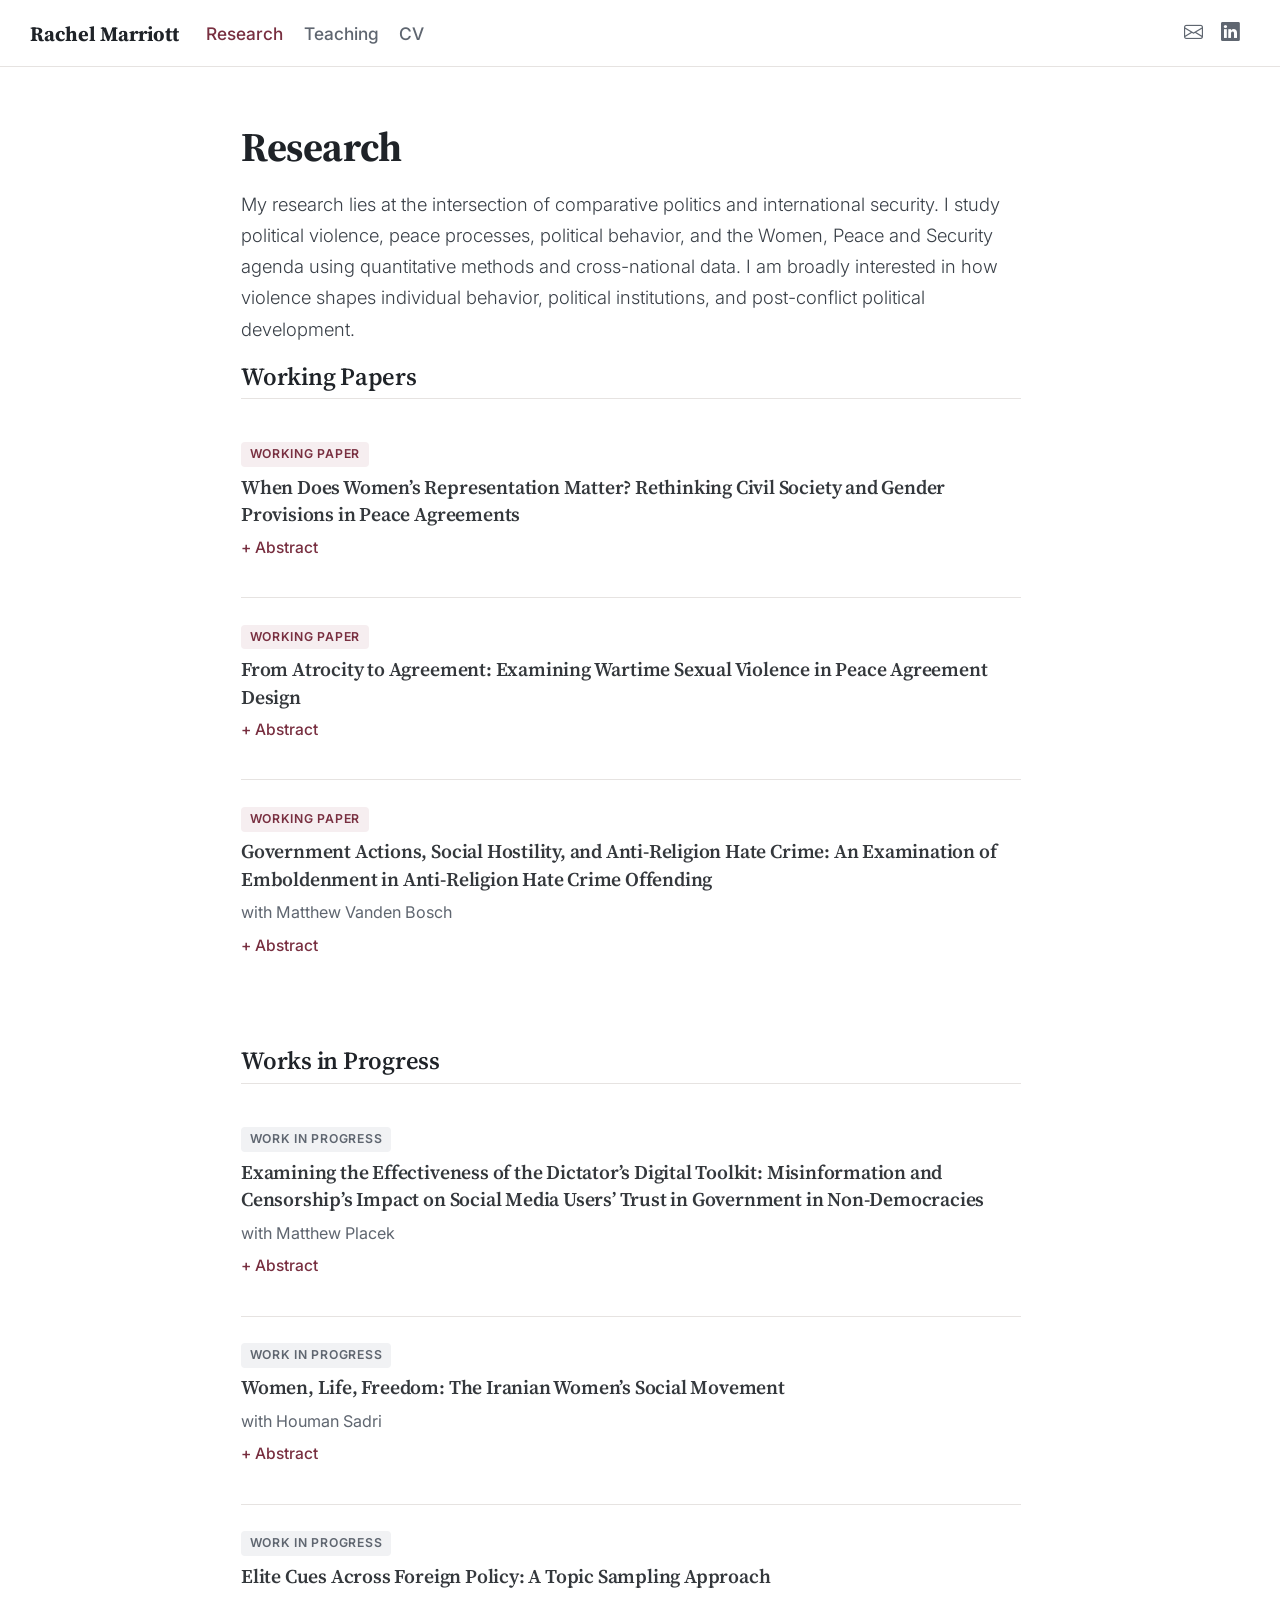
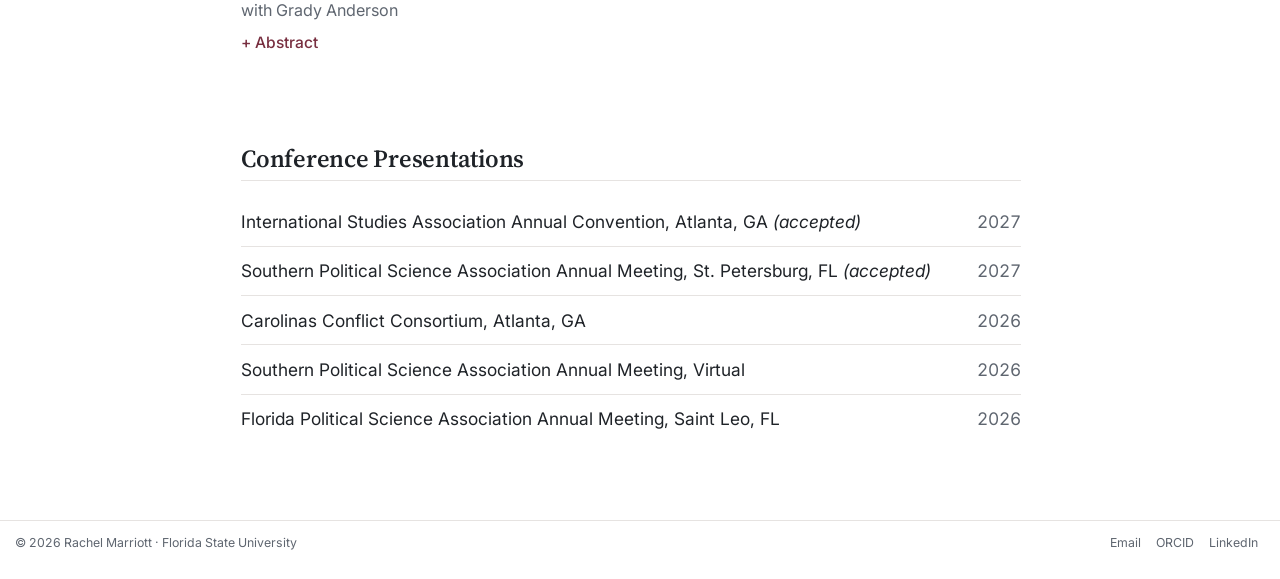
<file: docs/research.html>
<!DOCTYPE html>
<html xmlns="http://www.w3.org/1999/xhtml" lang="en" xml:lang="en"><head>

<meta charset="utf-8">
<meta name="generator" content="quarto-1.11.9">

<meta name="viewport" content="width=device-width, initial-scale=1.0, user-scalable=yes">


<title>Research – Rachel Marriott</title>
<style>
/* Default styles provided by pandoc.
** See https://pandoc.org/MANUAL.html#variables-for-html for config info.
*/
span.smallcaps{font-variant: small-caps;}
div.columns{display: flex; gap: 1.5em;}
div.column{flex: auto;}
@media screen {
div.columns{gap: min(4vw, 1.5em);}
div.column{overflow-x: auto;}
}
div.hanging-indent{margin-left: 1.5em; text-indent: -1.5em;}
ul.task-list{list-style: none;}
ul.task-list li input[type="checkbox"] {
  width: 0.8em;
  margin: 0 0.8em 0.2em -1em; /* quarto-specific, see https://github.com/quarto-dev/quarto-cli/issues/4556 */ 
  vertical-align: middle;
}
</style>


<script src="site_libs/quarto-nav/quarto-nav.js"></script>
<script src="site_libs/quarto-nav/headroom.min.js"></script>
<link href="./favicon.svg" rel="icon" type="image/svg+xml">
<script src="site_libs/clipboard/clipboard.min.js"></script>
<script src="site_libs/quarto-html/quarto.js" type="module"></script>
<script src="site_libs/quarto-html/tabsets/tabsets.js" type="module"></script>
<script src="site_libs/quarto-html/scrollable-regions/scrollable-regions.js" type="module"></script>
<script src="site_libs/quarto-html/popper.min.js"></script>
<script src="site_libs/quarto-html/tippy.umd.min.js"></script>
<script src="site_libs/quarto-html/anchor.min.js"></script>
<link href="site_libs/quarto-html/tippy.css" rel="stylesheet">
<link href="site_libs/quarto-html/quarto-syntax-highlighting-63b5708e65d6cd79cd7618c58d0c21e7.css" rel="stylesheet" id="quarto-text-highlighting-styles">
<script src="site_libs/bootstrap/bootstrap.min.js"></script>
<link href="site_libs/bootstrap/bootstrap-icons.css" rel="stylesheet">
<link href="site_libs/bootstrap/bootstrap-f89d68873f5cbb4ab34755326dc556c0.min.css" rel="stylesheet" append-hash="true" id="quarto-bootstrap" data-mode="light">
<script id="quarto-search-options" type="application/json">{
  "language": {
    "search-no-results-text": "No results",
    "search-matching-documents-text": "matching documents",
    "search-copy-link-title": "Copy link to search",
    "search-hide-matches-text": "Hide additional matches",
    "search-more-match-text": "more match in this document",
    "search-more-matches-text": "more matches in this document",
    "search-clear-button-title": "Clear",
    "search-text-placeholder": "",
    "search-detached-cancel-button-title": "Cancel",
    "search-submit-button-title": "Submit",
    "search-label": "Search"
  }
}</script>
<style>html{ scroll-behavior: smooth; }</style>


<link rel="stylesheet" href="styles.css">
<meta property="og:title" content="Research – Rachel Marriott">
<meta property="og:image" content="https://rachelmarriott.github.io/headshot.jpeg">
<meta property="og:site_name" content="Rachel Marriott">
<meta property="og:image:height" content="1000">
<meta property="og:image:width" content="800">
</head>

<body class="nav-fixed fullcontent quarto-light"><a id="quarto-skip-link" class="visually-hidden-focusable" href="#quarto-document-content">Skip to main content</a>

<div id="quarto-search-results"></div>
  <header id="quarto-header" class="headroom fixed-top">
    <nav class="navbar navbar-expand-lg " data-bs-theme="dark" aria-label="Site">
      <div class="navbar-container container-fluid">
      <div class="navbar-brand-container mx-auto">
    <a class="navbar-brand" href="./index.html">
    <span class="navbar-title">Rachel Marriott</span>
    </a>
  </div>
          <button class="navbar-toggler" type="button" data-bs-toggle="collapse" data-bs-target="#navbarCollapse" aria-controls="navbarCollapse" aria-expanded="false" aria-label="Toggle navigation" onclick="if (window.quartoToggleHeadroom) { window.quartoToggleHeadroom(); }">
  <span class="navbar-toggler-icon"></span>
</button>
          <div class="collapse navbar-collapse" id="navbarCollapse">
            <ul class="navbar-nav navbar-nav-scroll me-auto">
  <li class="nav-item">
    <a class="nav-link active" href="./research.html" aria-current="page"> 
<span class="menu-text">Research</span></a>
  </li>  
  <li class="nav-item">
    <a class="nav-link" href="./teaching.html"> 
<span class="menu-text">Teaching</span></a>
  </li>  
  <li class="nav-item">
    <a class="nav-link" href="./cv.html"> 
<span class="menu-text">CV</span></a>
  </li>  
</ul>
            <ul class="navbar-nav navbar-nav-scroll ms-auto">
  <li class="nav-item compact">
    <a class="nav-link" href="mailto:rsmarriott@fsu.edu"> <i class="bi bi-envelope" role="img" aria-label="Email">
</i> 
<span class="menu-text"></span></a>
  </li>  
  <li class="nav-item compact">
    <a class="nav-link" href="https://www.linkedin.com/in/rachel-marriott"> <i class="bi bi-linkedin" role="img" aria-label="LinkedIn">
</i> 
<span class="menu-text"></span></a>
  </li>  
</ul>
          </div> <!-- /navcollapse -->
            <div class="quarto-navbar-tools">
</div>
      </div> <!-- /container-fluid -->
    </nav>
</header>
<!-- content -->
<div id="quarto-content" class="quarto-container page-columns page-rows-contents page-layout-article page-navbar">
<!-- sidebar -->
<!-- margin-sidebar -->
    
<!-- main -->
<main class="content" id="quarto-document-content" tabindex="-1">

<header id="title-block-header" class="quarto-title-block default">
<div class="quarto-title">
<h1 class="title">Research</h1>
</div>



<div class="quarto-title-meta">

    
  
    
  </div>
  


</header>


<div class="lead">
<p>My research lies at the intersection of comparative politics and international security. I study political violence, peace processes, political behavior, and the Women, Peace and Security agenda using quantitative methods and cross-national data. I am broadly interested in how violence shapes individual behavior, political institutions, and post-conflict political development.</p>
</div>
<section id="working-papers" class="level2">
<h2 class="anchored" data-anchor-id="working-papers">Working Papers</h2>
<div id="representation" class="paper">
<p><span class="tag">Working Paper</span></p>
<section id="when-does-womens-representation-matter-rethinking-civil-society-and-gender-provisions-in-peace-agreements" class="level3">
<h3 class="anchored" data-anchor-id="when-does-womens-representation-matter-rethinking-civil-society-and-gender-provisions-in-peace-agreements">When Does Women’s Representation Matter? Rethinking Civil Society and Gender Provisions in Peace Agreements</h3>
<details>
<summary>
Abstract
</summary>
This project examines the conditions under which women’s participation in peace negotiations translates into substantive gender provisions in peace agreements. Building on research emphasizing the importance of women’s formal authority in negotiations, I investigate whether broader women’s civil society participation strengthens the relationship between women’s representation at the negotiating table and gender-responsive peace agreement design. The project combines agreement-level data on women’s participation and gender provisions with cross-national measures of women’s civil society participation.
</details>
</section>
</div>
<div id="atrocity" class="paper">
<p><span class="tag">Working Paper</span></p>
<section id="from-atrocity-to-agreement-examining-wartime-sexual-violence-in-peace-agreement-design" class="level3">
<h3 class="anchored" data-anchor-id="from-atrocity-to-agreement-examining-wartime-sexual-violence-in-peace-agreement-design">From Atrocity to Agreement: Examining Wartime Sexual Violence in Peace Agreement Design</h3>
<details>
<summary>
Abstract
</summary>
This project investigates whether wartime sexual violence is associated with the inclusion of gender provisions in comprehensive peace agreements. I theorize that widespread conflict-related sexual violence can increase the political and normative salience of gendered harms, creating domestic and international legitimacy pressures for negotiators to address these issues during peace processes. The project uses cross-national data on conflict-related sexual violence, peace agreements, conflict intensity, and political institutions.
</details>
</section>
</div>
<div id="hatecrime" class="paper">
<p><span class="tag">Working Paper</span></p>
<section id="government-actions-social-hostility-and-anti-religion-hate-crime-an-examination-of-emboldenment-in-anti-religion-hate-crime-offending" class="level3">
<h3 class="anchored" data-anchor-id="government-actions-social-hostility-and-anti-religion-hate-crime-an-examination-of-emboldenment-in-anti-religion-hate-crime-offending">Government Actions, Social Hostility, and Anti-Religion Hate Crime: An Examination of Emboldenment in Anti-Religion Hate Crime Offending</h3>
<p><span class="coauthors">with Matthew Vanden Bosch</span></p>
<details>
<summary>
Abstract
</summary>
This project investigates whether government actions and broader patterns of social hostility are associated with anti-religion hate crime. The study considers whether political and social environments can embolden discriminatory or violent behavior toward religious groups.
</details>
</section>
</div>
</section>
<section id="works-in-progress" class="level2">
<h2 class="anchored" data-anchor-id="works-in-progress">Works in Progress</h2>
<div class="paper">
<p><span class="tag tag-muted">Work in Progress</span></p>
<section id="examining-the-effectiveness-of-the-dictators-digital-toolkit-misinformation-and-censorships-impact-on-social-media-users-trust-in-government-in-non-democracies" class="level3">
<h3 class="anchored" data-anchor-id="examining-the-effectiveness-of-the-dictators-digital-toolkit-misinformation-and-censorships-impact-on-social-media-users-trust-in-government-in-non-democracies">Examining the Effectiveness of the Dictator’s Digital Toolkit: Misinformation and Censorship’s Impact on Social Media Users’ Trust in Government in Non-Democracies</h3>
<p><span class="coauthors">with Matthew Placek</span></p>
<details>
<summary>
Abstract
</summary>
This project examines the relationship between government control of social networking sites and political trust in authoritarian regimes. We investigate whether misinformation, censorship, and other restrictions on digital communication and information environments are associated with citizens’ trust in government across non-democratic political systems.
</details>
</section>
</div>
<div class="paper">
<p><span class="tag tag-muted">Work in Progress</span></p>
<section id="women-life-freedom-the-iranian-womens-social-movement" class="level3">
<h3 class="anchored" data-anchor-id="women-life-freedom-the-iranian-womens-social-movement">Women, Life, Freedom: The Iranian Women’s Social Movement</h3>
<p><span class="coauthors">with Houman Sadri</span></p>
<details>
<summary>
Abstract
</summary>
This project examines the Women, Life, Freedom movement in Iran and its implications for gender, political mobilization, and contentious politics.
</details>
</section>
</div>
<div class="paper">
<p><span class="tag tag-muted">Work in Progress</span></p>
<section id="elite-cues-across-foreign-policy-a-topic-sampling-approach" class="level3">
<h3 class="anchored" data-anchor-id="elite-cues-across-foreign-policy-a-topic-sampling-approach">Elite Cues Across Foreign Policy: A Topic Sampling Approach</h3>
<p><span class="coauthors">with Grady Anderson</span></p>
<details>
<summary>
Abstract
</summary>
This project examines how elite cues shape public opinion across different domains of foreign policy. Using a topic-sampling framework, the project considers whether the influence of political elites varies across foreign policy issues rather than assuming that cue-taking operates uniformly across issue areas.
</details>
</section>
</div>
</section>
<section id="conference-presentations" class="level2">
<h2 class="anchored" data-anchor-id="conference-presentations">Conference Presentations</h2>
<div class="rows">
<p><span class="row-main">International Studies Association Annual Convention, Atlanta, GA <em>(accepted)</em></span><span class="row-date">2027</span></p>
<p><span class="row-main">Southern Political Science Association Annual Meeting, St.&nbsp;Petersburg, FL <em>(accepted)</em></span><span class="row-date">2027</span></p>
<p><span class="row-main">Carolinas Conflict Consortium, Atlanta, GA</span><span class="row-date">2026</span></p>
<p><span class="row-main">Southern Political Science Association Annual Meeting, Virtual</span><span class="row-date">2026</span></p>
<p><span class="row-main">Florida Political Science Association Annual Meeting, Saint Leo, FL</span><span class="row-date">2026</span></p>
</div>


</section>

</main> <!-- /main -->
<script id="quarto-html-after-body" type="application/javascript">
  window.document.addEventListener("DOMContentLoaded", function (event) {
    const icon = "";
    const anchorJS = new window.AnchorJS();
    anchorJS.options = {
      placement: 'right',
      icon: icon
    };
    anchorJS.add('.anchored');
    const isCodeAnnotation = (el) => {
      for (const clz of el.classList) {
        if (clz.startsWith('code-annotation-')) {                     
          return true;
        }
      }
      return false;
    }
    const onCopySuccess = function(e) {
      // button target
      const button = e.trigger;
      // don't keep focus
      button.blur();
      // flash "checked"
      button.classList.add('code-copy-button-checked');
      var currentTitle = button.getAttribute("title");
      button.setAttribute("title", "Copied!");
      let tooltip;
      if (window.bootstrap) {
        button.setAttribute("data-bs-toggle", "tooltip");
        button.setAttribute("data-bs-placement", "left");
        button.setAttribute("data-bs-title", "Copied!");
        tooltip = new bootstrap.Tooltip(button, 
          { trigger: "manual", 
            customClass: "code-copy-button-tooltip",
            offset: [0, -8]});
        tooltip.show();    
      }
      setTimeout(function() {
        if (tooltip) {
          tooltip.hide();
          button.removeAttribute("data-bs-title");
          button.removeAttribute("data-bs-toggle");
          button.removeAttribute("data-bs-placement");
        }
        button.setAttribute("title", currentTitle);
        button.classList.remove('code-copy-button-checked');
      }, 1000);
      // clear code selection
      e.clearSelection();
    }
    const getTextToCopy = function(trigger) {
      const outerScaffold = trigger.parentElement.cloneNode(true);
      const codeEl = outerScaffold.querySelector('code');
      for (const childEl of codeEl.children) {
        if (isCodeAnnotation(childEl)) {
          childEl.remove();
        }
      }
      return codeEl.innerText;
    }
    const clipboard = new window.ClipboardJS('.code-copy-button:not([data-in-quarto-modal])', {
      text: getTextToCopy
    });
    clipboard.on('success', onCopySuccess);
    if (window.document.getElementById('quarto-embedded-source-code-modal')) {
      const clipboardModal = new window.ClipboardJS('.code-copy-button[data-in-quarto-modal]', {
        text: getTextToCopy,
        container: window.document.getElementById('quarto-embedded-source-code-modal')
      });
      clipboardModal.on('success', onCopySuccess);
    }
      var localhostRegex = new RegExp(/^(?:http|https):\/\/localhost\:?[0-9]*\//);
      var mailtoRegex = new RegExp(/^mailto:/);
        var filterRegex = new RegExp("https:\/\/rachelmarriott\.github\.io");
      var isInternal = (href) => {
          return filterRegex.test(href) || localhostRegex.test(href) || mailtoRegex.test(href);
      }
      // Inspect non-navigation links and adorn them if external
      window.quartoDecorateExternalLinks = function (root) {
     var links = (root || window.document).querySelectorAll('a[href]:not(.nav-link):not(.navbar-brand):not(.toc-action):not(.sidebar-link):not(.sidebar-item-toggle):not(.pagination-link):not(.no-external):not([aria-hidden]):not(.dropdown-item):not(.quarto-navigation-tool):not(.about-link)');
      for (var i=0; i<links.length; i++) {
        const link = links[i];
        if (!isInternal(link.href)) {
          // undo the damage that might have been done by quarto-nav.js in the case of
          // links that we want to consider external
          if (link.dataset.originalHref !== undefined) {
            link.href = link.dataset.originalHref;
          }
          if (!link.classList.contains('no-external-icon')) {
          }
        }
      }
      };
      window.quartoDecorateExternalLinks(window.document);
    // Esc closes the popup (WCAG 1.4.13) and focus leaving both trigger and
    // popup closes it (WCAG 2.4.11); tippy handles neither for interactive popups.
    const hideOnEscAndFocusOut = {
      name: 'hideOnEscAndFocusOut',
      defaultValue: true,
      fn(instance) {
        const dismiss = () => {
          // A show scheduled by the trigger delay would otherwise reopen it
          instance.clearDelayTimeouts();
          instance.hide();
        };
        const onKeyDown = (event) => {
          if (event.key !== 'Escape') {
            return;
          }
          // Keep Esc from also reaching page handlers (e.g. reveal.js overview),
          // except an open reveal.js slide menu, which Esc should close too.
          // The menu handles keys only when its keyboard option is on.
          const menuHandlesEsc = window.Reveal?.getPlugin?.('menu')?.isOpen() &&
            window.Reveal.getConfig().menu?.keyboard !== false;
          if (!menuHandlesEsc) {
            event.stopPropagation();
          }
          if (instance.popper.contains(window.document.activeElement)) {
            // Disabled while refocusing so the focus trigger does not reopen it
            instance.disable();
            instance.reference.focus();
            instance.enable();
          }
          dismiss();
        };
        const onFocusOut = (event) => {
          const target = event.relatedTarget;
          if (target && !instance.reference.contains(target) &&
              !instance.popper.contains(target)) {
            dismiss();
          }
        };
        // On the trigger too: a click trigger (code-annotations: select) has no
        // blur handling. Attached for the instance's lifetime so leaving the
        // trigger also cancels a show still pending on the trigger delay.
        instance.reference.addEventListener('focusout', onFocusOut);
        return {
          onShow() {
            window.document.addEventListener('keydown', onKeyDown, true);
            instance.popper.addEventListener('focusout', onFocusOut);
          },
          onHide() {
            window.document.removeEventListener('keydown', onKeyDown, true);
            instance.popper.removeEventListener('focusout', onFocusOut);
          },
          onDestroy() {
            instance.reference.removeEventListener('focusout', onFocusOut);
          },
        };
      },
    };
    function tippyHover(el, contentFn, onTriggerFn, onUntriggerFn) {
      const config = {
        allowHTML: true,
        maxWidth: 500,
        delay: 100,
        arrow: false,
        appendTo: function(el) {
            return el.parentElement;
        },
        interactive: true,
        interactiveBorder: 10,
        theme: 'quarto',
        placement: 'bottom-start',
        plugins: [hideOnEscAndFocusOut],
      };
      if (contentFn) {
        config.content = contentFn;
      }
      if (onTriggerFn) {
        config.onTrigger = onTriggerFn;
      }
      if (onUntriggerFn) {
        config.onUntrigger = onUntriggerFn;
      }
      window.tippy(el, config); 
    }
    const noterefs = window.document.querySelectorAll('a[role="doc-noteref"]');
    for (var i=0; i<noterefs.length; i++) {
      const ref = noterefs[i];
      tippyHover(ref, function() {
        // use id or data attribute instead here
        let href = ref.getAttribute('data-footnote-href') || ref.getAttribute('href');
        try { href = new URL(href).hash; } catch {}
        const id = href.replace(/^#\/?/, "");
        const note = window.document.getElementById(id);
        if (note) {
          return note.innerHTML;
        } else {
          return "";
        }
      });
    }
    const xrefs = window.document.querySelectorAll('a.quarto-xref');
    const processXRef = (id, note) => {
      // Strip column container classes
      const stripColumnClz = (el) => {
        el.classList.remove("page-full", "page-columns");
        if (el.children) {
          for (const child of el.children) {
            stripColumnClz(child);
          }
        }
      }
      stripColumnClz(note)
      if (id === null || id.startsWith('sec-')) {
        // Special case sections, only their first couple elements
        const container = document.createElement("div");
        if (note.children && note.children.length > 2) {
          container.appendChild(note.children[0].cloneNode(true));
          for (let i = 1; i < note.children.length; i++) {
            const child = note.children[i];
            if (child.tagName === "P" && child.innerText === "") {
              continue;
            } else {
              container.appendChild(child.cloneNode(true));
              break;
            }
          }
          if (window.Quarto?.typesetMath) {
            window.Quarto.typesetMath(container);
          }
          return container.innerHTML
        } else {
          if (window.Quarto?.typesetMath) {
            window.Quarto.typesetMath(note);
          }
          return note.innerHTML;
        }
      } else {
        // Remove any anchor links if they are present
        const anchorLink = note.querySelector('a.anchorjs-link');
        if (anchorLink) {
          anchorLink.remove();
        }
        if (window.Quarto?.typesetMath) {
          window.Quarto.typesetMath(note);
        }
        if (note.classList.contains("callout")) {
          return note.outerHTML;
        } else {
          return note.innerHTML;
        }
      }
    }
    for (var i=0; i<xrefs.length; i++) {
      const xref = xrefs[i];
      tippyHover(xref, undefined, function(instance) {
        instance.disable();
        let url = xref.getAttribute('href');
        let hash = undefined; 
        if (url.startsWith('#')) {
          hash = url;
        } else {
          try { hash = new URL(url).hash; } catch {}
        }
        if (hash) {
          const id = hash.replace(/^#\/?/, "");
          const note = window.document.getElementById(id);
          if (note !== null) {
            try {
              const html = processXRef(id, note.cloneNode(true));
              instance.setContent(html);
            } finally {
              instance.enable();
              instance.show();
            }
          } else {
            // See if we can fetch this
            fetch(url.split('#')[0])
            .then(res => res.text())
            .then(html => {
              const parser = new DOMParser();
              const htmlDoc = parser.parseFromString(html, "text/html");
              const note = htmlDoc.getElementById(id);
              if (note !== null) {
                const html = processXRef(id, note);
                instance.setContent(html);
              } 
            }).finally(() => {
              instance.enable();
              instance.show();
            });
          }
        } else {
          // See if we can fetch a full url (with no hash to target)
          // This is a special case and we should probably do some content thinning / targeting
          fetch(url)
          .then(res => res.text())
          .then(html => {
            const parser = new DOMParser();
            const htmlDoc = parser.parseFromString(html, "text/html");
            const note = htmlDoc.querySelector('main.content');
            if (note !== null) {
              // This should only happen for chapter cross references
              // (since there is no id in the URL)
              // remove the first header
              if (note.children.length > 0 && note.children[0].tagName === "HEADER") {
                note.children[0].remove();
              }
              const html = processXRef(null, note);
              instance.setContent(html);
            } 
          }).finally(() => {
            instance.enable();
            instance.show();
          });
        }
      }, function(instance) {
      });
    }
        let selectedAnnoteEl;
        const selectorForAnnotation = ( cell, annotation) => {
          let cellAttr = 'data-code-cell="' + cell + '"';
          let lineAttr = 'data-code-annotation="' +  annotation + '"';
          const selector = 'span[' + cellAttr + '][' + lineAttr + ']';
          return selector;
        }
        const selectCodeLines = (annoteEl) => {
          const doc = window.document;
          const targetCell = annoteEl.getAttribute("data-target-cell");
          const targetAnnotation = annoteEl.getAttribute("data-target-annotation");
          const annoteSpan = window.document.querySelector(selectorForAnnotation(targetCell, targetAnnotation));
          const lines = annoteSpan.getAttribute("data-code-lines").split(",");
          const lineIds = lines.map((line) => {
            return targetCell + "-" + line;
          })
          // Each band is positioned against its own containing block, which is
          // not the offsetParent of the lines, so place it from client rects.
          const placeBand = (band, firstEl, lastEl, codeBlock) => {
            const container = band.offsetParent;
            if (container === null) {
              return;
            }
            const containerRect = container.getBoundingClientRect();
            // Reveal.js scales slides with a transform, so convert client
            // pixels back to the CSS pixels of the container.
            const scale = containerRect.height / container.offsetHeight || 1;
            const firstRect = firstEl.getBoundingClientRect();
            const lastRect = lastEl.getBoundingClientRect();
            const top = (firstRect.top - containerRect.top) / scale - container.clientTop + container.scrollTop;
            const height = (lastRect.bottom - firstRect.top) / scale;
            band.style.top = top - 2 + "px";
            band.style.height = height + 4 + "px";
            if (codeBlock) {
              // Without the copy button wrapper, the containing block is wider
              // than the code block, so span the code block explicitly.
              const blockRect = codeBlock.getBoundingClientRect();
              band.style.left = (blockRect.left - containerRect.left) / scale - container.clientLeft + container.scrollLeft + "px";
              band.style.width = blockRect.width / scale + "px";
            }
          };
          if (lineIds.length > 0) {
            const el = window.document.getElementById(lineIds[0]);
            const lastEl = window.document.getElementById(lineIds[lineIds.length - 1]);
            const parent = el.parentElement.parentElement;
            // cook up a div (if necessary) and position it
            let div = window.document.getElementById("code-annotation-line-highlight");
            if (div === null) {
              div = window.document.createElement("div");
              div.setAttribute("id", "code-annotation-line-highlight");
              div.style.position = 'absolute';
              parent.appendChild(div);
            }
            placeBand(div, el, lastEl, parent.closest("div.sourceCode") || parent);
            let gutterDiv = window.document.getElementById("code-annotation-line-highlight-gutter");
            if (gutterDiv === null) {
              gutterDiv = window.document.createElement("div");
              gutterDiv.setAttribute("id", "code-annotation-line-highlight-gutter");
              gutterDiv.style.position = 'absolute';
              const codeCell = window.document.getElementById(targetCell);
              const gutter = codeCell.querySelector('.code-annotation-gutter');
              gutter.appendChild(gutterDiv);
            }
            placeBand(gutterDiv, el, lastEl);
            selectedAnnoteEl = annoteEl;
          }
        };
        const unselectCodeLines = () => {
          const elementsIds = ["code-annotation-line-highlight", "code-annotation-line-highlight-gutter"];
          elementsIds.forEach((elId) => {
            const div = window.document.getElementById(elId);
            if (div) {
              div.remove();
            }
          });
          selectedAnnoteEl = undefined;
        };
          // Handle positioning of the toggle
      window.addEventListener(
        "resize",
        throttle(() => {
          elRect = undefined;
          if (selectedAnnoteEl) {
            selectCodeLines(selectedAnnoteEl);
          }
        }, 10)
      );
      function throttle(fn, ms) {
      let throttle = false;
      let timer;
        return (...args) => {
          if(!throttle) { // first call gets through
              fn.apply(this, args);
              throttle = true;
          } else { // all the others get throttled
              if(timer) clearTimeout(timer); // cancel #2
              timer = setTimeout(() => {
                fn.apply(this, args);
                timer = throttle = false;
              }, ms);
          }
        };
      }
        // Attach click handler to the DT
        const annoteDls = window.document.querySelectorAll('dt[data-target-cell]');
        for (const annoteDlNode of annoteDls) {
          annoteDlNode.addEventListener('click', (event) => {
            const clickedEl = event.target;
            if (clickedEl !== selectedAnnoteEl) {
              unselectCodeLines();
              const activeEl = window.document.querySelector('dt[data-target-cell].code-annotation-active');
              if (activeEl) {
                activeEl.classList.remove('code-annotation-active');
              }
              selectCodeLines(clickedEl);
              clickedEl.classList.add('code-annotation-active');
            } else {
              // Unselect the line
              unselectCodeLines();
              clickedEl.classList.remove('code-annotation-active');
            }
          });
        }
    const findCites = (el) => {
      const parentEl = el.parentElement;
      if (parentEl) {
        const cites = parentEl.dataset.cites;
        if (cites) {
          return {
            el,
            cites: cites.split(' ')
          };
        } else {
          return findCites(el.parentElement)
        }
      } else {
        return undefined;
      }
    };
    var bibliorefs = window.document.querySelectorAll('a[role="doc-biblioref"]');
    for (var i=0; i<bibliorefs.length; i++) {
      const ref = bibliorefs[i];
      const citeInfo = findCites(ref);
      if (citeInfo) {
        tippyHover(citeInfo.el, function() {
          var popup = window.document.createElement('div');
          citeInfo.cites.forEach(function(cite) {
            var citeDiv = window.document.createElement('div');
            citeDiv.classList.add('hanging-indent');
            citeDiv.classList.add('csl-entry');
            var biblioDiv = window.document.getElementById('ref-' + cite);
            if (biblioDiv) {
              citeDiv.innerHTML = biblioDiv.innerHTML;
            }
            popup.appendChild(citeDiv);
          });
          return popup.innerHTML;
        });
      }
    }
  });
  </script>
  <script type="application/javascript">
  window.quartoScrollableRegionsLabels = {"code":"Scrollable code","output":"Scrollable output"};
  </script>
</div> <!-- /content -->
<footer class="footer">
  <div class="nav-footer">
    <div class="nav-footer-left">
<p>© 2026 Rachel Marriott · Florida State University</p>
</div>   
    <div class="nav-footer-center">
      &nbsp;
    </div>
    <div class="nav-footer-right">
      <ul class="footer-items list-unstyled">
    <li class="nav-item">
    <a class="nav-link" href="mailto:rsmarriott@fsu.edu">
<p>Email</p>
</a>
  </li>  
    <li class="nav-item">
    <a class="nav-link" href="https://orcid.org/0009-0001-6405-3123">
<p>ORCID</p>
</a>
  </li>  
    <li class="nav-item">
    <a class="nav-link" href="https://www.linkedin.com/in/rachel-marriott">
<p>LinkedIn</p>
</a>
  </li>  
</ul>
    </div>
  </div>
</footer>




<script src="site_libs/quarto-html/zenscroll-min.js"></script>
</body></html>
</file>
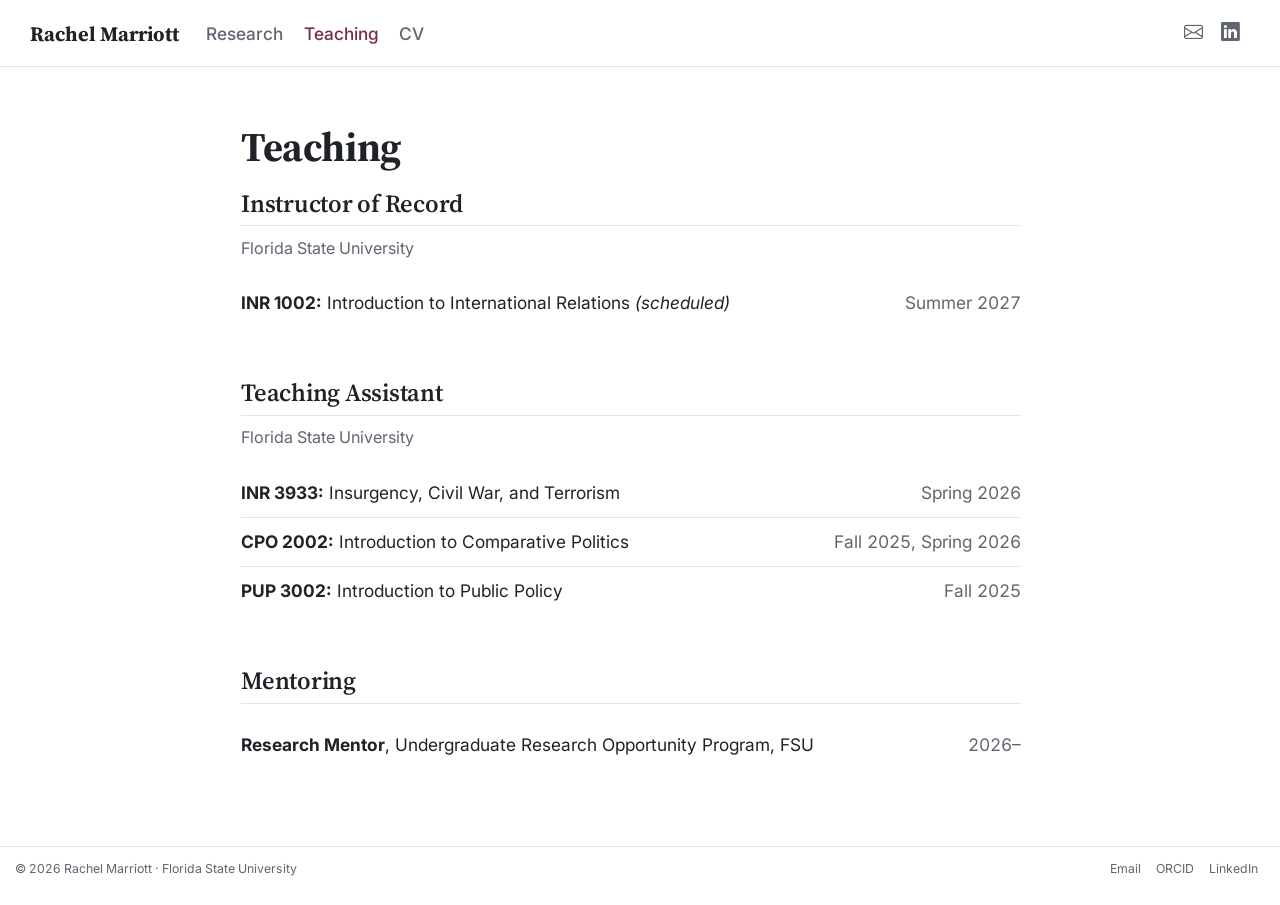
<file: docs/teaching.html>
<!DOCTYPE html>
<html xmlns="http://www.w3.org/1999/xhtml" lang="en" xml:lang="en"><head>

<meta charset="utf-8">
<meta name="generator" content="quarto-1.11.9">

<meta name="viewport" content="width=device-width, initial-scale=1.0, user-scalable=yes">


<title>Teaching – Rachel Marriott</title>
<style>
/* Default styles provided by pandoc.
** See https://pandoc.org/MANUAL.html#variables-for-html for config info.
*/
span.smallcaps{font-variant: small-caps;}
div.columns{display: flex; gap: 1.5em;}
div.column{flex: auto;}
@media screen {
div.columns{gap: min(4vw, 1.5em);}
div.column{overflow-x: auto;}
}
div.hanging-indent{margin-left: 1.5em; text-indent: -1.5em;}
ul.task-list{list-style: none;}
ul.task-list li input[type="checkbox"] {
  width: 0.8em;
  margin: 0 0.8em 0.2em -1em; /* quarto-specific, see https://github.com/quarto-dev/quarto-cli/issues/4556 */ 
  vertical-align: middle;
}
</style>


<script src="site_libs/quarto-nav/quarto-nav.js"></script>
<script src="site_libs/quarto-nav/headroom.min.js"></script>
<link href="./favicon.svg" rel="icon" type="image/svg+xml">
<script src="site_libs/clipboard/clipboard.min.js"></script>
<script src="site_libs/quarto-html/quarto.js" type="module"></script>
<script src="site_libs/quarto-html/tabsets/tabsets.js" type="module"></script>
<script src="site_libs/quarto-html/scrollable-regions/scrollable-regions.js" type="module"></script>
<script src="site_libs/quarto-html/popper.min.js"></script>
<script src="site_libs/quarto-html/tippy.umd.min.js"></script>
<script src="site_libs/quarto-html/anchor.min.js"></script>
<link href="site_libs/quarto-html/tippy.css" rel="stylesheet">
<link href="site_libs/quarto-html/quarto-syntax-highlighting-63b5708e65d6cd79cd7618c58d0c21e7.css" rel="stylesheet" id="quarto-text-highlighting-styles">
<script src="site_libs/bootstrap/bootstrap.min.js"></script>
<link href="site_libs/bootstrap/bootstrap-icons.css" rel="stylesheet">
<link href="site_libs/bootstrap/bootstrap-f89d68873f5cbb4ab34755326dc556c0.min.css" rel="stylesheet" append-hash="true" id="quarto-bootstrap" data-mode="light">
<script id="quarto-search-options" type="application/json">{
  "language": {
    "search-no-results-text": "No results",
    "search-matching-documents-text": "matching documents",
    "search-copy-link-title": "Copy link to search",
    "search-hide-matches-text": "Hide additional matches",
    "search-more-match-text": "more match in this document",
    "search-more-matches-text": "more matches in this document",
    "search-clear-button-title": "Clear",
    "search-text-placeholder": "",
    "search-detached-cancel-button-title": "Cancel",
    "search-submit-button-title": "Submit",
    "search-label": "Search"
  }
}</script>
<style>html{ scroll-behavior: smooth; }</style>


<link rel="stylesheet" href="styles.css">
<meta property="og:title" content="Teaching – Rachel Marriott">
<meta property="og:description" content="Ph.D.&nbsp;student in Political Science at Florida State University studying political violence, conflict-related sexual violence, gender, and peace processes.">
<meta property="og:image" content="https://rachelmarriott.github.io/headshot.jpeg">
<meta property="og:site_name" content="Rachel Marriott">
<meta property="og:image:height" content="1000">
<meta property="og:image:width" content="800">
</head>

<body class="nav-fixed fullcontent quarto-light"><a id="quarto-skip-link" class="visually-hidden-focusable" href="#quarto-document-content">Skip to main content</a>

<div id="quarto-search-results"></div>
  <header id="quarto-header" class="headroom fixed-top">
    <nav class="navbar navbar-expand-lg " data-bs-theme="dark" aria-label="Site">
      <div class="navbar-container container-fluid">
      <div class="navbar-brand-container mx-auto">
    <a class="navbar-brand" href="./index.html">
    <span class="navbar-title">Rachel Marriott</span>
    </a>
  </div>
          <button class="navbar-toggler" type="button" data-bs-toggle="collapse" data-bs-target="#navbarCollapse" aria-controls="navbarCollapse" aria-expanded="false" aria-label="Toggle navigation" onclick="if (window.quartoToggleHeadroom) { window.quartoToggleHeadroom(); }">
  <span class="navbar-toggler-icon"></span>
</button>
          <div class="collapse navbar-collapse" id="navbarCollapse">
            <ul class="navbar-nav navbar-nav-scroll me-auto">
  <li class="nav-item">
    <a class="nav-link" href="./research.html"> 
<span class="menu-text">Research</span></a>
  </li>  
  <li class="nav-item">
    <a class="nav-link active" href="./teaching.html" aria-current="page"> 
<span class="menu-text">Teaching</span></a>
  </li>  
  <li class="nav-item">
    <a class="nav-link" href="./cv.html"> 
<span class="menu-text">CV</span></a>
  </li>  
</ul>
            <ul class="navbar-nav navbar-nav-scroll ms-auto">
  <li class="nav-item compact">
    <a class="nav-link" href="mailto:rsmarriott@fsu.edu"> <i class="bi bi-envelope" role="img" aria-label="Email">
</i> 
<span class="menu-text"></span></a>
  </li>  
  <li class="nav-item compact">
    <a class="nav-link" href="https://www.linkedin.com/in/rachel-marriott"> <i class="bi bi-linkedin" role="img" aria-label="LinkedIn">
</i> 
<span class="menu-text"></span></a>
  </li>  
</ul>
          </div> <!-- /navcollapse -->
            <div class="quarto-navbar-tools">
</div>
      </div> <!-- /container-fluid -->
    </nav>
</header>
<!-- content -->
<div id="quarto-content" class="quarto-container page-columns page-rows-contents page-layout-article page-navbar">
<!-- sidebar -->
<!-- margin-sidebar -->
    
<!-- main -->
<main class="content" id="quarto-document-content" tabindex="-1">

<header id="title-block-header" class="quarto-title-block default">
<div class="quarto-title">
<h1 class="title">Teaching</h1>
</div>



<div class="quarto-title-meta">

    
  
    
  </div>
  


</header>


<section id="instructor-of-record" class="level2">
<h2 class="anchored" data-anchor-id="instructor-of-record">Instructor of Record</h2>
<p><span class="section-note">Florida State University</span></p>
<div class="rows">
<p><span class="row-main"><strong>INR 1002:</strong> Introduction to International Relations <em>(scheduled)</em></span><span class="row-date">Summer 2027</span></p>
</div>
</section>
<section id="teaching-assistant" class="level2">
<h2 class="anchored" data-anchor-id="teaching-assistant">Teaching Assistant</h2>
<p><span class="section-note">Florida State University</span></p>
<div class="rows">
<p><span class="row-main"><strong>INR 3933:</strong> Insurgency, Civil War, and Terrorism</span><span class="row-date">Spring 2026</span></p>
<p><span class="row-main"><strong>CPO 2002:</strong> Introduction to Comparative Politics</span><span class="row-date">Fall 2025, Spring 2026</span></p>
<p><span class="row-main"><strong>PUP 3002:</strong> Introduction to Public Policy</span><span class="row-date">Fall 2025</span></p>
</div>
</section>
<section id="mentoring" class="level2">
<h2 class="anchored" data-anchor-id="mentoring">Mentoring</h2>
<div class="rows">
<p><span class="row-main"><strong>Research Mentor</strong>, Undergraduate Research Opportunity Program, FSU</span><span class="row-date">2026–</span></p>
</div>


</section>

</main> <!-- /main -->
<script id="quarto-html-after-body" type="application/javascript">
  window.document.addEventListener("DOMContentLoaded", function (event) {
    const icon = "";
    const anchorJS = new window.AnchorJS();
    anchorJS.options = {
      placement: 'right',
      icon: icon
    };
    anchorJS.add('.anchored');
    const isCodeAnnotation = (el) => {
      for (const clz of el.classList) {
        if (clz.startsWith('code-annotation-')) {                     
          return true;
        }
      }
      return false;
    }
    const onCopySuccess = function(e) {
      // button target
      const button = e.trigger;
      // don't keep focus
      button.blur();
      // flash "checked"
      button.classList.add('code-copy-button-checked');
      var currentTitle = button.getAttribute("title");
      button.setAttribute("title", "Copied!");
      let tooltip;
      if (window.bootstrap) {
        button.setAttribute("data-bs-toggle", "tooltip");
        button.setAttribute("data-bs-placement", "left");
        button.setAttribute("data-bs-title", "Copied!");
        tooltip = new bootstrap.Tooltip(button, 
          { trigger: "manual", 
            customClass: "code-copy-button-tooltip",
            offset: [0, -8]});
        tooltip.show();    
      }
      setTimeout(function() {
        if (tooltip) {
          tooltip.hide();
          button.removeAttribute("data-bs-title");
          button.removeAttribute("data-bs-toggle");
          button.removeAttribute("data-bs-placement");
        }
        button.setAttribute("title", currentTitle);
        button.classList.remove('code-copy-button-checked');
      }, 1000);
      // clear code selection
      e.clearSelection();
    }
    const getTextToCopy = function(trigger) {
      const outerScaffold = trigger.parentElement.cloneNode(true);
      const codeEl = outerScaffold.querySelector('code');
      for (const childEl of codeEl.children) {
        if (isCodeAnnotation(childEl)) {
          childEl.remove();
        }
      }
      return codeEl.innerText;
    }
    const clipboard = new window.ClipboardJS('.code-copy-button:not([data-in-quarto-modal])', {
      text: getTextToCopy
    });
    clipboard.on('success', onCopySuccess);
    if (window.document.getElementById('quarto-embedded-source-code-modal')) {
      const clipboardModal = new window.ClipboardJS('.code-copy-button[data-in-quarto-modal]', {
        text: getTextToCopy,
        container: window.document.getElementById('quarto-embedded-source-code-modal')
      });
      clipboardModal.on('success', onCopySuccess);
    }
      var localhostRegex = new RegExp(/^(?:http|https):\/\/localhost\:?[0-9]*\//);
      var mailtoRegex = new RegExp(/^mailto:/);
        var filterRegex = new RegExp("https:\/\/rachelmarriott\.github\.io");
      var isInternal = (href) => {
          return filterRegex.test(href) || localhostRegex.test(href) || mailtoRegex.test(href);
      }
      // Inspect non-navigation links and adorn them if external
      window.quartoDecorateExternalLinks = function (root) {
     var links = (root || window.document).querySelectorAll('a[href]:not(.nav-link):not(.navbar-brand):not(.toc-action):not(.sidebar-link):not(.sidebar-item-toggle):not(.pagination-link):not(.no-external):not([aria-hidden]):not(.dropdown-item):not(.quarto-navigation-tool):not(.about-link)');
      for (var i=0; i<links.length; i++) {
        const link = links[i];
        if (!isInternal(link.href)) {
          // undo the damage that might have been done by quarto-nav.js in the case of
          // links that we want to consider external
          if (link.dataset.originalHref !== undefined) {
            link.href = link.dataset.originalHref;
          }
          if (!link.classList.contains('no-external-icon')) {
          }
        }
      }
      };
      window.quartoDecorateExternalLinks(window.document);
    // Esc closes the popup (WCAG 1.4.13) and focus leaving both trigger and
    // popup closes it (WCAG 2.4.11); tippy handles neither for interactive popups.
    const hideOnEscAndFocusOut = {
      name: 'hideOnEscAndFocusOut',
      defaultValue: true,
      fn(instance) {
        const dismiss = () => {
          // A show scheduled by the trigger delay would otherwise reopen it
          instance.clearDelayTimeouts();
          instance.hide();
        };
        const onKeyDown = (event) => {
          if (event.key !== 'Escape') {
            return;
          }
          // Keep Esc from also reaching page handlers (e.g. reveal.js overview),
          // except an open reveal.js slide menu, which Esc should close too.
          // The menu handles keys only when its keyboard option is on.
          const menuHandlesEsc = window.Reveal?.getPlugin?.('menu')?.isOpen() &&
            window.Reveal.getConfig().menu?.keyboard !== false;
          if (!menuHandlesEsc) {
            event.stopPropagation();
          }
          if (instance.popper.contains(window.document.activeElement)) {
            // Disabled while refocusing so the focus trigger does not reopen it
            instance.disable();
            instance.reference.focus();
            instance.enable();
          }
          dismiss();
        };
        const onFocusOut = (event) => {
          const target = event.relatedTarget;
          if (target && !instance.reference.contains(target) &&
              !instance.popper.contains(target)) {
            dismiss();
          }
        };
        // On the trigger too: a click trigger (code-annotations: select) has no
        // blur handling. Attached for the instance's lifetime so leaving the
        // trigger also cancels a show still pending on the trigger delay.
        instance.reference.addEventListener('focusout', onFocusOut);
        return {
          onShow() {
            window.document.addEventListener('keydown', onKeyDown, true);
            instance.popper.addEventListener('focusout', onFocusOut);
          },
          onHide() {
            window.document.removeEventListener('keydown', onKeyDown, true);
            instance.popper.removeEventListener('focusout', onFocusOut);
          },
          onDestroy() {
            instance.reference.removeEventListener('focusout', onFocusOut);
          },
        };
      },
    };
    function tippyHover(el, contentFn, onTriggerFn, onUntriggerFn) {
      const config = {
        allowHTML: true,
        maxWidth: 500,
        delay: 100,
        arrow: false,
        appendTo: function(el) {
            return el.parentElement;
        },
        interactive: true,
        interactiveBorder: 10,
        theme: 'quarto',
        placement: 'bottom-start',
        plugins: [hideOnEscAndFocusOut],
      };
      if (contentFn) {
        config.content = contentFn;
      }
      if (onTriggerFn) {
        config.onTrigger = onTriggerFn;
      }
      if (onUntriggerFn) {
        config.onUntrigger = onUntriggerFn;
      }
      window.tippy(el, config); 
    }
    const noterefs = window.document.querySelectorAll('a[role="doc-noteref"]');
    for (var i=0; i<noterefs.length; i++) {
      const ref = noterefs[i];
      tippyHover(ref, function() {
        // use id or data attribute instead here
        let href = ref.getAttribute('data-footnote-href') || ref.getAttribute('href');
        try { href = new URL(href).hash; } catch {}
        const id = href.replace(/^#\/?/, "");
        const note = window.document.getElementById(id);
        if (note) {
          return note.innerHTML;
        } else {
          return "";
        }
      });
    }
    const xrefs = window.document.querySelectorAll('a.quarto-xref');
    const processXRef = (id, note) => {
      // Strip column container classes
      const stripColumnClz = (el) => {
        el.classList.remove("page-full", "page-columns");
        if (el.children) {
          for (const child of el.children) {
            stripColumnClz(child);
          }
        }
      }
      stripColumnClz(note)
      if (id === null || id.startsWith('sec-')) {
        // Special case sections, only their first couple elements
        const container = document.createElement("div");
        if (note.children && note.children.length > 2) {
          container.appendChild(note.children[0].cloneNode(true));
          for (let i = 1; i < note.children.length; i++) {
            const child = note.children[i];
            if (child.tagName === "P" && child.innerText === "") {
              continue;
            } else {
              container.appendChild(child.cloneNode(true));
              break;
            }
          }
          if (window.Quarto?.typesetMath) {
            window.Quarto.typesetMath(container);
          }
          return container.innerHTML
        } else {
          if (window.Quarto?.typesetMath) {
            window.Quarto.typesetMath(note);
          }
          return note.innerHTML;
        }
      } else {
        // Remove any anchor links if they are present
        const anchorLink = note.querySelector('a.anchorjs-link');
        if (anchorLink) {
          anchorLink.remove();
        }
        if (window.Quarto?.typesetMath) {
          window.Quarto.typesetMath(note);
        }
        if (note.classList.contains("callout")) {
          return note.outerHTML;
        } else {
          return note.innerHTML;
        }
      }
    }
    for (var i=0; i<xrefs.length; i++) {
      const xref = xrefs[i];
      tippyHover(xref, undefined, function(instance) {
        instance.disable();
        let url = xref.getAttribute('href');
        let hash = undefined; 
        if (url.startsWith('#')) {
          hash = url;
        } else {
          try { hash = new URL(url).hash; } catch {}
        }
        if (hash) {
          const id = hash.replace(/^#\/?/, "");
          const note = window.document.getElementById(id);
          if (note !== null) {
            try {
              const html = processXRef(id, note.cloneNode(true));
              instance.setContent(html);
            } finally {
              instance.enable();
              instance.show();
            }
          } else {
            // See if we can fetch this
            fetch(url.split('#')[0])
            .then(res => res.text())
            .then(html => {
              const parser = new DOMParser();
              const htmlDoc = parser.parseFromString(html, "text/html");
              const note = htmlDoc.getElementById(id);
              if (note !== null) {
                const html = processXRef(id, note);
                instance.setContent(html);
              } 
            }).finally(() => {
              instance.enable();
              instance.show();
            });
          }
        } else {
          // See if we can fetch a full url (with no hash to target)
          // This is a special case and we should probably do some content thinning / targeting
          fetch(url)
          .then(res => res.text())
          .then(html => {
            const parser = new DOMParser();
            const htmlDoc = parser.parseFromString(html, "text/html");
            const note = htmlDoc.querySelector('main.content');
            if (note !== null) {
              // This should only happen for chapter cross references
              // (since there is no id in the URL)
              // remove the first header
              if (note.children.length > 0 && note.children[0].tagName === "HEADER") {
                note.children[0].remove();
              }
              const html = processXRef(null, note);
              instance.setContent(html);
            } 
          }).finally(() => {
            instance.enable();
            instance.show();
          });
        }
      }, function(instance) {
      });
    }
        let selectedAnnoteEl;
        const selectorForAnnotation = ( cell, annotation) => {
          let cellAttr = 'data-code-cell="' + cell + '"';
          let lineAttr = 'data-code-annotation="' +  annotation + '"';
          const selector = 'span[' + cellAttr + '][' + lineAttr + ']';
          return selector;
        }
        const selectCodeLines = (annoteEl) => {
          const doc = window.document;
          const targetCell = annoteEl.getAttribute("data-target-cell");
          const targetAnnotation = annoteEl.getAttribute("data-target-annotation");
          const annoteSpan = window.document.querySelector(selectorForAnnotation(targetCell, targetAnnotation));
          const lines = annoteSpan.getAttribute("data-code-lines").split(",");
          const lineIds = lines.map((line) => {
            return targetCell + "-" + line;
          })
          // Each band is positioned against its own containing block, which is
          // not the offsetParent of the lines, so place it from client rects.
          const placeBand = (band, firstEl, lastEl, codeBlock) => {
            const container = band.offsetParent;
            if (container === null) {
              return;
            }
            const containerRect = container.getBoundingClientRect();
            // Reveal.js scales slides with a transform, so convert client
            // pixels back to the CSS pixels of the container.
            const scale = containerRect.height / container.offsetHeight || 1;
            const firstRect = firstEl.getBoundingClientRect();
            const lastRect = lastEl.getBoundingClientRect();
            const top = (firstRect.top - containerRect.top) / scale - container.clientTop + container.scrollTop;
            const height = (lastRect.bottom - firstRect.top) / scale;
            band.style.top = top - 2 + "px";
            band.style.height = height + 4 + "px";
            if (codeBlock) {
              // Without the copy button wrapper, the containing block is wider
              // than the code block, so span the code block explicitly.
              const blockRect = codeBlock.getBoundingClientRect();
              band.style.left = (blockRect.left - containerRect.left) / scale - container.clientLeft + container.scrollLeft + "px";
              band.style.width = blockRect.width / scale + "px";
            }
          };
          if (lineIds.length > 0) {
            const el = window.document.getElementById(lineIds[0]);
            const lastEl = window.document.getElementById(lineIds[lineIds.length - 1]);
            const parent = el.parentElement.parentElement;
            // cook up a div (if necessary) and position it
            let div = window.document.getElementById("code-annotation-line-highlight");
            if (div === null) {
              div = window.document.createElement("div");
              div.setAttribute("id", "code-annotation-line-highlight");
              div.style.position = 'absolute';
              parent.appendChild(div);
            }
            placeBand(div, el, lastEl, parent.closest("div.sourceCode") || parent);
            let gutterDiv = window.document.getElementById("code-annotation-line-highlight-gutter");
            if (gutterDiv === null) {
              gutterDiv = window.document.createElement("div");
              gutterDiv.setAttribute("id", "code-annotation-line-highlight-gutter");
              gutterDiv.style.position = 'absolute';
              const codeCell = window.document.getElementById(targetCell);
              const gutter = codeCell.querySelector('.code-annotation-gutter');
              gutter.appendChild(gutterDiv);
            }
            placeBand(gutterDiv, el, lastEl);
            selectedAnnoteEl = annoteEl;
          }
        };
        const unselectCodeLines = () => {
          const elementsIds = ["code-annotation-line-highlight", "code-annotation-line-highlight-gutter"];
          elementsIds.forEach((elId) => {
            const div = window.document.getElementById(elId);
            if (div) {
              div.remove();
            }
          });
          selectedAnnoteEl = undefined;
        };
          // Handle positioning of the toggle
      window.addEventListener(
        "resize",
        throttle(() => {
          elRect = undefined;
          if (selectedAnnoteEl) {
            selectCodeLines(selectedAnnoteEl);
          }
        }, 10)
      );
      function throttle(fn, ms) {
      let throttle = false;
      let timer;
        return (...args) => {
          if(!throttle) { // first call gets through
              fn.apply(this, args);
              throttle = true;
          } else { // all the others get throttled
              if(timer) clearTimeout(timer); // cancel #2
              timer = setTimeout(() => {
                fn.apply(this, args);
                timer = throttle = false;
              }, ms);
          }
        };
      }
        // Attach click handler to the DT
        const annoteDls = window.document.querySelectorAll('dt[data-target-cell]');
        for (const annoteDlNode of annoteDls) {
          annoteDlNode.addEventListener('click', (event) => {
            const clickedEl = event.target;
            if (clickedEl !== selectedAnnoteEl) {
              unselectCodeLines();
              const activeEl = window.document.querySelector('dt[data-target-cell].code-annotation-active');
              if (activeEl) {
                activeEl.classList.remove('code-annotation-active');
              }
              selectCodeLines(clickedEl);
              clickedEl.classList.add('code-annotation-active');
            } else {
              // Unselect the line
              unselectCodeLines();
              clickedEl.classList.remove('code-annotation-active');
            }
          });
        }
    const findCites = (el) => {
      const parentEl = el.parentElement;
      if (parentEl) {
        const cites = parentEl.dataset.cites;
        if (cites) {
          return {
            el,
            cites: cites.split(' ')
          };
        } else {
          return findCites(el.parentElement)
        }
      } else {
        return undefined;
      }
    };
    var bibliorefs = window.document.querySelectorAll('a[role="doc-biblioref"]');
    for (var i=0; i<bibliorefs.length; i++) {
      const ref = bibliorefs[i];
      const citeInfo = findCites(ref);
      if (citeInfo) {
        tippyHover(citeInfo.el, function() {
          var popup = window.document.createElement('div');
          citeInfo.cites.forEach(function(cite) {
            var citeDiv = window.document.createElement('div');
            citeDiv.classList.add('hanging-indent');
            citeDiv.classList.add('csl-entry');
            var biblioDiv = window.document.getElementById('ref-' + cite);
            if (biblioDiv) {
              citeDiv.innerHTML = biblioDiv.innerHTML;
            }
            popup.appendChild(citeDiv);
          });
          return popup.innerHTML;
        });
      }
    }
  });
  </script>
  <script type="application/javascript">
  window.quartoScrollableRegionsLabels = {"code":"Scrollable code","output":"Scrollable output"};
  </script>
</div> <!-- /content -->
<footer class="footer">
  <div class="nav-footer">
    <div class="nav-footer-left">
<p>© 2026 Rachel Marriott · Florida State University</p>
</div>   
    <div class="nav-footer-center">
      &nbsp;
    </div>
    <div class="nav-footer-right">
      <ul class="footer-items list-unstyled">
    <li class="nav-item">
    <a class="nav-link" href="mailto:rsmarriott@fsu.edu">
<p>Email</p>
</a>
  </li>  
    <li class="nav-item">
    <a class="nav-link" href="https://orcid.org/0009-0001-6405-3123">
<p>ORCID</p>
</a>
  </li>  
    <li class="nav-item">
    <a class="nav-link" href="https://www.linkedin.com/in/rachel-marriott">
<p>LinkedIn</p>
</a>
  </li>  
</ul>
    </div>
  </div>
</footer>




<script src="site_libs/quarto-html/zenscroll-min.js"></script>
</body></html>
</file>
<file: docs/site_libs/quarto-html/tippy.css>
.tippy-box[data-animation=fade][data-state=hidden]{opacity:0}[data-tippy-root]{max-width:calc(100vw - 10px)}.tippy-box{position:relative;background-color:#333;color:#fff;border-radius:4px;font-size:14px;line-height:1.4;white-space:normal;outline:0;transition-property:transform,visibility,opacity}.tippy-box[data-placement^=top]>.tippy-arrow{bottom:0}.tippy-box[data-placement^=top]>.tippy-arrow:before{bottom:-7px;left:0;border-width:8px 8px 0;border-top-color:initial;transform-origin:center top}.tippy-box[data-placement^=bottom]>.tippy-arrow{top:0}.tippy-box[data-placement^=bottom]>.tippy-arrow:before{top:-7px;left:0;border-width:0 8px 8px;border-bottom-color:initial;transform-origin:center bottom}.tippy-box[data-placement^=left]>.tippy-arrow{right:0}.tippy-box[data-placement^=left]>.tippy-arrow:before{border-width:8px 0 8px 8px;border-left-color:initial;right:-7px;transform-origin:center left}.tippy-box[data-placement^=right]>.tippy-arrow{left:0}.tippy-box[data-placement^=right]>.tippy-arrow:before{left:-7px;border-width:8px 8px 8px 0;border-right-color:initial;transform-origin:center right}.tippy-box[data-inertia][data-state=visible]{transition-timing-function:cubic-bezier(.54,1.5,.38,1.11)}.tippy-arrow{width:16px;height:16px;color:#333}.tippy-arrow:before{content:"";position:absolute;border-color:transparent;border-style:solid}.tippy-content{position:relative;padding:5px 9px;z-index:1}
</file>
<file: docs/site_libs/quarto-html/quarto-syntax-highlighting-63b5708e65d6cd79cd7618c58d0c21e7.css>
/* quarto syntax highlight colors */
:root {
  --quarto-hl-ot-color: #003B4F;
  --quarto-hl-at-color: #657422;
  --quarto-hl-ss-color: #20794D;
  --quarto-hl-an-color: #5E5E5E;
  --quarto-hl-fu-color: #4758AB;
  --quarto-hl-st-color: #20794D;
  --quarto-hl-cf-color: #003B4F;
  --quarto-hl-op-color: #5E5E5E;
  --quarto-hl-er-color: #AD0000;
  --quarto-hl-bn-color: #AD0000;
  --quarto-hl-al-color: #AD0000;
  --quarto-hl-va-color: #111111;
  --quarto-hl-bu-color: inherit;
  --quarto-hl-ex-color: inherit;
  --quarto-hl-pp-color: #AD0000;
  --quarto-hl-in-color: #5E5E5E;
  --quarto-hl-vs-color: #20794D;
  --quarto-hl-wa-color: #5E5E5E;
  --quarto-hl-do-color: #5E5E5E;
  --quarto-hl-im-color: #00769E;
  --quarto-hl-ch-color: #20794D;
  --quarto-hl-dt-color: #AD0000;
  --quarto-hl-fl-color: #AD0000;
  --quarto-hl-co-color: #5E5E5E;
  --quarto-hl-cv-color: #5E5E5E;
  --quarto-hl-cn-color: #8f5902;
  --quarto-hl-sc-color: #5E5E5E;
  --quarto-hl-dv-color: #AD0000;
  --quarto-hl-kw-color: #003B4F;
}

/* other quarto variables */
:root {
  --quarto-font-monospace: SFMono-Regular, Menlo, Monaco, Consolas, "Liberation Mono", "Courier New", monospace;
}

/* syntax highlight based on Pandoc's rules */
pre > code.sourceCode > span {
  color: #003B4F;
}

code.sourceCode > span {
  color: #003B4F;
}

div.sourceCode,
div.sourceCode pre.sourceCode {
  color: #003B4F;
}

/* Normal */
code span {
  color: #003B4F;
}

/* Alert */
code span.al {
  color: #AD0000;
  font-style: inherit;
}

/* Annotation */
code span.an {
  color: #5E5E5E;
  font-style: inherit;
}

/* Attribute */
code span.at {
  color: #657422;
  font-style: inherit;
}

/* BaseN */
code span.bn {
  color: #AD0000;
  font-style: inherit;
}

/* BuiltIn */
code span.bu {
  font-style: inherit;
}

/* ControlFlow */
code span.cf {
  color: #003B4F;
  font-weight: bold;
  font-style: inherit;
}

/* Char */
code span.ch {
  color: #20794D;
  font-style: inherit;
}

/* Constant */
code span.cn {
  color: #8f5902;
  font-style: inherit;
}

/* Comment */
code span.co {
  color: #5E5E5E;
  font-style: inherit;
}

/* CommentVar */
code span.cv {
  color: #5E5E5E;
  font-style: italic;
}

/* Documentation */
code span.do {
  color: #5E5E5E;
  font-style: italic;
}

/* DataType */
code span.dt {
  color: #AD0000;
  font-style: inherit;
}

/* DecVal */
code span.dv {
  color: #AD0000;
  font-style: inherit;
}

/* Error */
code span.er {
  color: #AD0000;
  font-style: inherit;
}

/* Extension */
code span.ex {
  font-style: inherit;
}

/* Float */
code span.fl {
  color: #AD0000;
  font-style: inherit;
}

/* Function */
code span.fu {
  color: #4758AB;
  font-style: inherit;
}

/* Import */
code span.im {
  color: #00769E;
  font-style: inherit;
}

/* Information */
code span.in {
  color: #5E5E5E;
  font-style: inherit;
}

/* Keyword */
code span.kw {
  color: #003B4F;
  font-weight: bold;
  font-style: inherit;
}

/* Operator */
code span.op {
  color: #5E5E5E;
  font-style: inherit;
}

/* Other */
code span.ot {
  color: #003B4F;
  font-style: inherit;
}

/* Preprocessor */
code span.pp {
  color: #AD0000;
  font-style: inherit;
}

/* SpecialChar */
code span.sc {
  color: #5E5E5E;
  font-style: inherit;
}

/* SpecialString */
code span.ss {
  color: #20794D;
  font-style: inherit;
}

/* String */
code span.st {
  color: #20794D;
  font-style: inherit;
}

/* Variable */
code span.va {
  color: #111111;
  font-style: inherit;
}

/* VerbatimString */
code span.vs {
  color: #20794D;
  font-style: inherit;
}

/* Warning */
code span.wa {
  color: #5E5E5E;
  font-style: italic;
}

.prevent-inlining {
  content: "</";
}

/*# sourceMappingURL=054cc16b9e9817627be6994582d2ffb5.css.map */
</file>
<file: docs/styles.css>
/* =========================================================
   Rachel Marriott — site styles
   Serif headings (Source Serif 4), clean sans body (Inter),
   FSU garnet used as an accent only.
   ========================================================= */

@import url("https://fonts.googleapis.com/css2?family=Inter:wght@400;500;600&family=Source+Serif+4:opsz,wght@8..60,500;8..60,600;8..60,700&display=swap");

:root {
  --garnet: #782F40;
  --garnet-dark: #5e2432;
  --garnet-tint: #f6eef0;
  --ink: #1f2328;
  --muted: #5f6670;
  --line: #e6e3e1;
  --serif: "Source Serif 4", Georgia, "Times New Roman", serif;
  --sans: "Inter", -apple-system, "Segoe UI", Helvetica, Arial, sans-serif;
}

body {
  font-family: var(--sans);
  font-size: 1.02rem;
  line-height: 1.7;
  color: var(--ink);
  -webkit-font-smoothing: antialiased;
}

main.content {
  max-width: 780px;
}

h1, h2, h3, .title {
  font-family: var(--serif);
  color: var(--ink);
  letter-spacing: -0.01em;
}

h1.title {
  font-weight: 700;
  font-size: 2.4rem;
  margin-top: 1.5rem;
}

h2 {
  font-weight: 600;
  font-size: 1.45rem;
  margin-top: 3rem;
  margin-bottom: 1rem;
  padding-bottom: 0.4rem;
  border-bottom: 1px solid var(--line);
}

h3 {
  font-weight: 600;
  font-size: 1.15rem;
  line-height: 1.4;
}

a {
  color: var(--garnet);
  text-decoration-thickness: 1px;
  text-underline-offset: 3px;
}

a:hover { color: var(--garnet-dark); }

/* ---------- Navbar ---------- */
.navbar {
  border-bottom: 1px solid var(--line);
  background: #fff !important;
}

.navbar-title {
  font-family: var(--serif);
  font-weight: 700;
  font-size: 1.2rem;
  color: var(--ink) !important;
}

.navbar .nav-link {
  font-weight: 500;
  color: var(--muted) !important;
}

.navbar .nav-link.active,
.navbar .nav-link:hover {
  color: var(--garnet) !important;
}

/* ---------- Buttons ---------- */
.btn {
  font-weight: 500;
  border-radius: 6px;
  padding: 0.4rem 1rem;
  margin: 0 0.4rem 0.5rem 0;
}

.btn-primary {
  background-color: var(--garnet);
  border-color: var(--garnet);
}

.btn-primary:hover,
.btn-primary:focus {
  background-color: var(--garnet-dark);
  border-color: var(--garnet-dark);
}

.btn-outline-primary {
  color: var(--garnet);
  border-color: #d9c4c9;
}

.btn-outline-primary:hover,
.btn-outline-primary:focus {
  background-color: var(--garnet);
  border-color: var(--garnet);
  color: #fff;
}

/* ---------- Home: hero ---------- */
.hero {
  display: flex;
  align-items: center;
  gap: 2.75rem;
  margin: 2.5rem 0 1rem;
}

.hero-image { flex-shrink: 0; }

.hero-image p { margin: 0; }

.hero-image img {
  width: 210px;
  height: 262px;
  object-fit: cover;
  border-radius: 10px;
  box-shadow: 0 6px 24px rgba(0, 0, 0, 0.08);
}

.hero-text { flex: 1; }

.hero-text p.hero-name {
  font-family: var(--serif);
  line-height: 1.15;
  font-size: 2.6rem;
  font-weight: 700;
  margin: 0 0 0.35rem;
  border: none;
  padding: 0;
}

.hero-role {
  display: block;
  color: var(--muted);
  font-size: 1.05rem;
  line-height: 1.5;
  margin-bottom: 1.1rem;
}

.hero-text p { font-size: 1.05rem; }

@media (max-width: 720px) {
  .hero {
    flex-direction: column;
    align-items: flex-start;
    gap: 1.5rem;
  }
  .hero-image img { width: 160px; height: 200px; }
  .hero-text p.hero-name { font-size: 2.1rem; }
}

/* ---------- Chips (research areas) ---------- */
.chips p {
  display: flex;
  flex-wrap: wrap;
  gap: 0.5rem;
}

.chip {
  background: var(--garnet-tint);
  color: var(--garnet-dark);
  border-radius: 999px;
  padding: 0.25rem 0.85rem;
  font-size: 0.92rem;
  font-weight: 500;
}

/* ---------- Home: current research list ---------- */
.mini-list p {
  margin: 0 0 0.9rem;
  padding-left: 1rem;
  border-left: 3px solid var(--garnet-tint);
}

.mini-list a {
  font-family: var(--serif);
  font-weight: 600;
  font-size: 1.05rem;
  color: var(--ink);
  text-decoration: none;
}

.mini-list a:hover { color: var(--garnet); }

.mini-meta {
  display: block;
  color: var(--muted);
  font-size: 0.92rem;
}

.more-link {
  font-weight: 500;
  text-decoration: none;
}

/* ---------- Research page ---------- */
.lead p {
  font-size: 1.08rem;
  color: #3a4048;
}

.paper {
  padding: 1.25rem 0 1.1rem;
  border-bottom: 1px solid var(--line);
}

.paper:last-of-type { border-bottom: none; }

.paper h3 {
  margin: 0.4rem 0 0.25rem;
  scroll-margin-top: 90px;
}

.paper p { margin-bottom: 0.3rem; }

.tag {
  display: inline-block;
  font-size: 0.72rem;
  font-weight: 600;
  text-transform: uppercase;
  letter-spacing: 0.06em;
  color: var(--garnet);
  background: var(--garnet-tint);
  border-radius: 4px;
  padding: 0.12rem 0.5rem;
}

.tag-muted {
  color: var(--muted);
  background: #f1f2f4;
}

.coauthors {
  color: var(--muted);
  font-size: 0.95rem;
}

details { margin-top: 0.35rem; }

details summary {
  cursor: pointer;
  color: var(--garnet);
  font-weight: 500;
  font-size: 0.92rem;
  list-style: none;
}

details summary::-webkit-details-marker { display: none; }
details summary::before { content: "+ "; }
details[open] summary::before { content: "− "; }

details[open] {
  color: #3a4048;
  font-size: 0.97rem;
}

details[open] summary { margin-bottom: 0.4rem; }

/* ---------- Two-column rows (presentations, teaching) ---------- */
.rows p {
  display: flex;
  justify-content: space-between;
  gap: 1.5rem;
  margin: 0;
  padding: 0.55rem 0;
  border-bottom: 1px solid var(--line);
}

.rows p:last-child { border-bottom: none; }

.row-date {
  color: var(--muted);
  white-space: nowrap;
  font-variant-numeric: tabular-nums;
}

.section-note {
  display: block;
  color: var(--muted);
  font-size: 0.95rem;
  margin: -0.5rem 0 0.5rem;
}

/* ---------- CV page ---------- */
.cv-header {
  display: flex;
  align-items: center;
  flex-wrap: wrap;
  gap: 1rem;
  margin-bottom: 1.25rem;
}

.cv-header p { margin: 0; }

.cv-updated {
  color: var(--muted);
  font-size: 0.95rem;
}

.cv-embed iframe {
  width: 100%;
  height: 85vh;
  min-height: 700px;
  border: 1px solid var(--line);
  border-radius: 8px;
}

.cv-fallback {
  color: var(--muted);
  font-size: 0.9rem;
  margin-top: 0.5rem;
}

/* ---------- Footer ---------- */
.nav-footer {
  border-top: 1px solid var(--line);
  font-size: 0.88rem;
  color: var(--muted);
}

.nav-footer a { color: var(--muted); }
.nav-footer a:hover { color: var(--garnet); }
</file>
